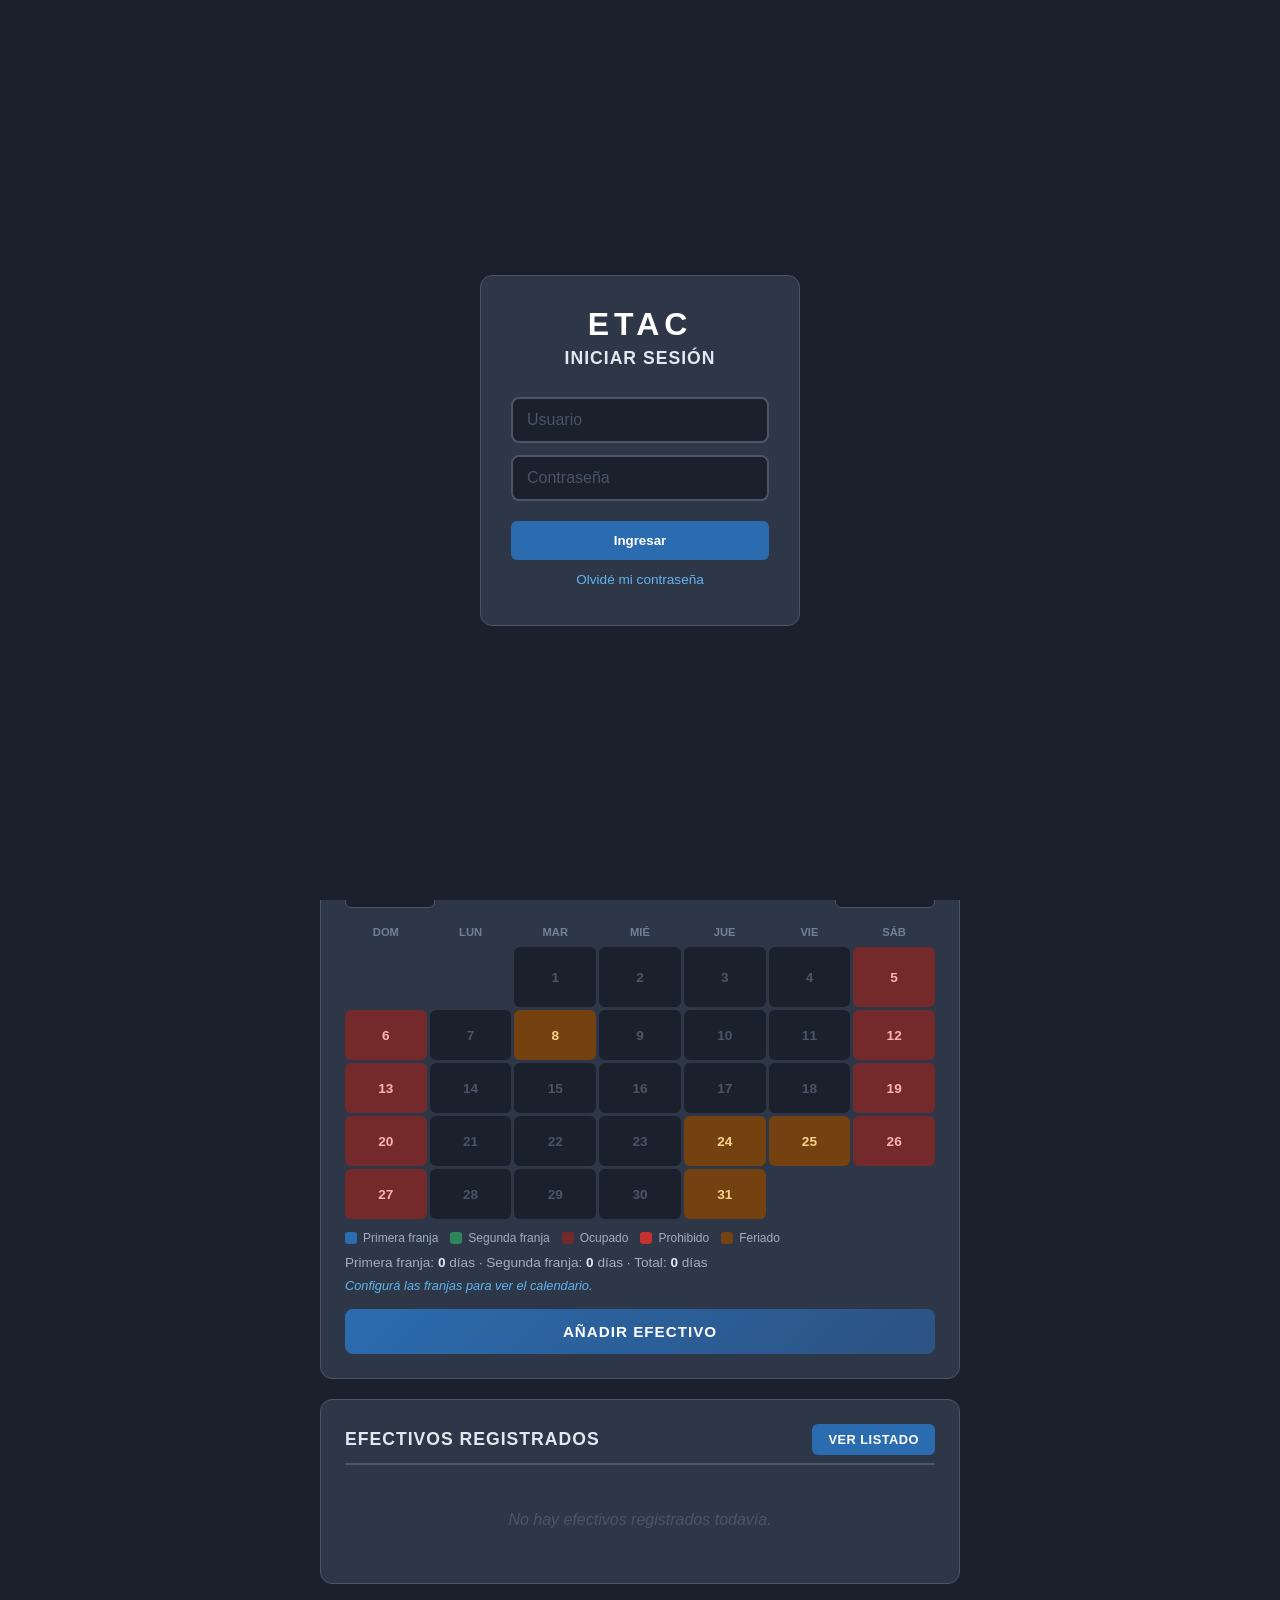
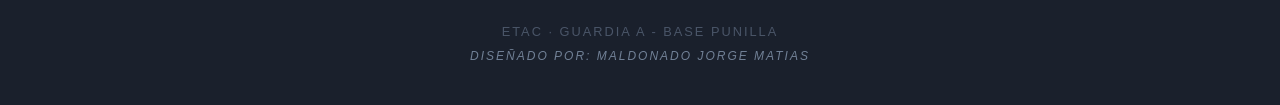
<file: index.html>
<!DOCTYPE html>
<html lang="es">
<head>
    <meta charset="UTF-8">
    <meta name="viewport" content="width=device-width, initial-scale=1.0">
    <title>ETAC - Cronograma de Licencia Anual</title>
    <style>
        * {
            margin: 0;
            padding: 0;
            box-sizing: border-box;
        }

        body {
            font-family: 'Segoe UI', 'Roboto', 'Helvetica Neue', Arial, sans-serif;
            background: #1a202c;
            min-height: 100vh;
            padding: 20px;
            color: #e2e8f0;
        }

        .container {
            max-width: 640px;
            margin: 0 auto;
            overflow-x: hidden;
        }

        header {
            text-align: center;
            margin-bottom: 30px;
            padding: 24px;
            background: linear-gradient(135deg, #2d3748 0%, #1a202c 100%);
            border-radius: 12px;
            border: 1px solid #4a5568;
        }

        .logo {
            font-size: 2.5rem;
            font-weight: 800;
            color: #ffffff;
            letter-spacing: 8px;
            margin-bottom: 8px;
            text-transform: uppercase;
        }

        header h1 {
            font-size: 1.25rem;
            color: #a0aec0;
            font-weight: 400;
            margin-bottom: 4px;
        }

        .subtitle {
            color: #718096;
            font-size: 0.85rem;
            text-transform: uppercase;
            letter-spacing: 2px;
        }

        .form-section, .list-section {
            background: #2d3748;
            border-radius: 12px;
            padding: 24px;
            margin-bottom: 20px;
            border: 1px solid #4a5568;
        }

        h2 {
            font-size: 1.1rem;
            margin-bottom: 16px;
            color: #e2e8f0;
            font-weight: 600;
            text-transform: uppercase;
            letter-spacing: 1px;
            border-bottom: 2px solid #4a5568;
            padding-bottom: 8px;
        }

        .form-group {
            margin-bottom: 16px;
        }

        .form-row {
            display: flex;
            gap: 12px;
        }

        .form-row .form-group {
            flex: 1;
        }

        label {
            display: block;
            margin-bottom: 6px;
            font-weight: 600;
            font-size: 0.85rem;
            color: #a0aec0;
            text-transform: uppercase;
            letter-spacing: 0.5px;
        }

        input {
            width: 100%;
            padding: 12px 14px;
            background: #1a202c;
            border: 2px solid #4a5568;
            border-radius: 8px;
            font-size: 1rem;
            color: #e2e8f0;
            transition: border-color 0.2s;
        }

        input:focus {
            outline: none;
            border-color: #63b3ed;
        }

        input::placeholder {
            color: #4a5568;
        }

        .help-text {
            font-size: 0.8rem;
            color: #718096;
            margin-bottom: 10px;
        }

        .calendar-nav {
            display: flex;
            align-items: center;
            justify-content: space-between;
            margin-bottom: 12px;
        }

        .btn-nav {
            padding: 8px 14px;
            background: #1a202c;
            border: 1px solid #4a5568;
            border-radius: 6px;
            cursor: pointer;
            font-size: 0.8rem;
            color: #a0aec0;
            transition: all 0.2s;
        }

        .btn-nav:hover {
            background: #2d3748;
            color: #e2e8f0;
        }

        .mes-label {
            font-weight: 600;
            color: #e2e8f0;
            font-size: 0.95rem;
        }

        .calendario {
            display: grid;
            grid-template-columns: repeat(7, minmax(0, 1fr));
            gap: 3px;
            margin-bottom: 12px;
            width: 100%;
        }

        .dia-header {
            text-align: center;
            font-size: 0.7rem;
            font-weight: 600;
            color: #718096;
            padding: 6px 0;
            text-transform: uppercase;
        }

        .dia {
            min-height: 50px;
            display: flex;
            flex-direction: column;
            align-items: center;
            justify-content: center;
            border-radius: 6px;
            font-size: 0.85rem;
            padding: 2px;
            position: relative;
            cursor: pointer;
        }

        .dia.vacio {
            background: transparent;
            min-height: 0;
            cursor: default;
        }

        .dia.libre {
            background: #1a202c;
            color: #4a5568;
        }

        .dia.franja1 {
            background: #2b6cb0;
            color: #ffffff;
            font-weight: 600;
        }

        .dia.franja2 {
            background: #2f855a;
            color: #ffffff;
            font-weight: 600;
        }

        .dia.ocupado-otro {
            background: #742a2a;
            color: #feb2b2;
        }

        .dia.prohibido {
            background: #c53030;
            color: #ffffff;
            font-weight: 700;
            border: 2px solid #fc8181;
        }

        .dia.feriado {
            background: #744210;
            color: #fbd38d;
        }

        .dia .numero {
            font-weight: 600;
            font-size: 0.85rem;
        }

        .dia .apellido {
            font-size: 0.6rem;
            margin-top: 1px;
            text-align: center;
            line-height: 1;
            max-width: 100%;
            overflow: hidden;
            text-overflow: ellipsis;
            white-space: nowrap;
        }

        .dia.franja1 .apellido,
        .dia.franja2 .apellido {
            color: rgba(255,255,255,0.85);
        }

        .dia.ocupado-otro .apellido {
            color: #feb2b2;
        }

        .dia.prohibido .apellido {
            color: #ffffff;
        }

        .tooltip {
            position: fixed;
            background: #1a202c;
            border: 1px solid #4a5568;
            border-radius: 8px;
            padding: 12px 16px;
            font-size: 0.85rem;
            color: #e2e8f0;
            pointer-events: none;
            z-index: 1000;
            max-width: 250px;
            box-shadow: 0 4px 20px rgba(0,0,0,0.5);
            display: none;
        }

        .tooltip.visible {
            display: block;
        }

        .tooltip .fecha {
            font-weight: 600;
            color: #63b3ed;
            margin-bottom: 6px;
            font-size: 0.9rem;
        }

        .tooltip .feriado {
            color: #fbd38d;
            font-weight: 600;
            margin-bottom: 6px;
            font-size: 0.85rem;
        }

        .tooltip .prohibido {
            color: #fc8181;
            font-weight: 600;
            margin-bottom: 6px;
            font-size: 0.85rem;
        }

        .tooltip .persona {
            padding: 4px 0;
            border-bottom: 1px solid #2d3748;
        }

        .tooltip .persona:last-child {
            border-bottom: none;
        }

        .tooltip .persona .nombre {
            font-weight: 600;
        }

        .tooltip .persona .franja {
            font-size: 0.75rem;
            color: #718096;
        }

        .tooltip .sin-vacaciones {
            color: #4a5568;
            font-style: italic;
        }

        .leyenda {
            display: flex;
            flex-wrap: wrap;
            gap: 12px;
            margin-bottom: 10px;
        }

        .item {
            display: flex;
            align-items: center;
            gap: 6px;
            font-size: 0.75rem;
            color: #a0aec0;
        }

        .cuadrado {
            width: 12px;
            height: 12px;
            border-radius: 3px;
            display: inline-block;
        }

        .cuadrado.franja1 { background: #2b6cb0; }
        .cuadrado.franja2 { background: #2f855a; }
        .cuadrado.ocupado { background: #742a2a; }
        .cuadrado.prohibido { background: #c53030; }
        .cuadrado.feriado { background: #744210; }

        .contador {
            font-size: 0.85rem;
            color: #a0aec0;
        }

        .contador strong {
            color: #e2e8f0;
        }

        .ayuda-calendario {
            font-size: 0.8rem;
            color: #63b3ed;
            margin-top: 8px;
            font-style: italic;
        }

        .btn-submit {
            width: 100%;
            padding: 14px;
            background: linear-gradient(135deg, #2b6cb0 0%, #2c5282 100%);
            color: white;
            border: none;
            border-radius: 8px;
            font-size: 0.95rem;
            font-weight: 600;
            cursor: pointer;
            transition: all 0.2s;
            text-transform: uppercase;
            letter-spacing: 1px;
        }

        .btn-submit:hover {
            background: linear-gradient(135deg, #3182ce 0%, #2b6cb0 100%);
            transform: translateY(-1px);
        }

        .btn-cancelar {
            width: 100%;
            padding: 12px;
            background: #1a202c;
            color: #a0aec0;
            border: 1px solid #4a5568;
            border-radius: 8px;
            font-size: 0.9rem;
            font-weight: 600;
            cursor: pointer;
            margin-top: 8px;
            transition: all 0.2s;
            text-transform: uppercase;
            letter-spacing: 1px;
        }

        .btn-cancelar:hover {
            background: #2d3748;
            color: #e2e8f0;
        }

        .mensaje {
            margin-top: 12px;
            padding: 12px;
            border-radius: 8px;
            font-size: 0.85rem;
            display: none;
        }

        .mensaje.error {
            display: block;
            background: #742a2a;
            color: #feb2b2;
            border: 1px solid #9b2c2c;
        }

        .mensaje.exito {
            display: block;
            background: #276749;
            color: #9ae6b4;
            border: 1px solid #2f855a;
        }

        .list-header {
            display: flex;
            align-items: center;
            justify-content: space-between;
            margin-bottom: 16px;
            border-bottom: 2px solid #4a5568;
            padding-bottom: 8px;
        }

        .list-header h2 {
            margin-bottom: 0;
            border-bottom: none;
            padding-bottom: 0;
        }

        .btn-listado {
            padding: 8px 16px;
            background: #2b6cb0;
            color: white;
            border: none;
            border-radius: 6px;
            cursor: pointer;
            font-size: 0.8rem;
            font-weight: 600;
            transition: background 0.2s;
            text-transform: uppercase;
            letter-spacing: 0.5px;
        }

        .btn-listado:hover {
            background: #3182ce;
        }

        .lista {
            display: flex;
            flex-direction: column;
            gap: 10px;
        }

        .efectivo {
            display: flex;
            align-items: center;
            gap: 12px;
            padding: 14px 16px;
            background: #1a202c;
            border-radius: 8px;
            border-left: 4px solid #2b6cb0;
        }

        .efectivo.prohibido {
            border-left-color: #c53030;
            background: #2d1b1b;
        }

        .circulo {
            width: 12px;
            height: 12px;
            border-radius: 50%;
            background: #c53030;
            flex-shrink: 0;
            display: none;
        }

        .efectivo.prohibido .circulo {
            display: block;
        }

        .info {
            flex: 1;
        }

        .info .nombre {
            font-weight: 600;
            color: #e2e8f0;
            font-size: 0.95rem;
        }

        .info .detalles {
            font-size: 0.8rem;
            color: #718096;
            margin-top: 2px;
        }

        .badge {
            font-size: 0.7rem;
            padding: 4px 10px;
            border-radius: 4px;
            font-weight: 600;
            background: #c53030;
            color: white;
            display: none;
            text-transform: uppercase;
        }

        .efectivo.prohibido .badge {
            display: inline-block;
        }

        .btn-eliminar {
            padding: 6px 12px;
            background: #742a2a;
            color: #feb2b2;
            border: none;
            border-radius: 6px;
            cursor: pointer;
            font-size: 0.75rem;
            font-weight: 600;
            transition: background 0.2s;
            text-transform: uppercase;
        }

        .btn-eliminar:hover {
            background: #9b2c2c;
        }

        .btn-editar {
            padding: 6px 12px;
            background: #2b6cb0;
            color: #bee3f8;
            border: none;
            border-radius: 6px;
            cursor: pointer;
            font-size: 0.75rem;
            font-weight: 600;
            transition: background 0.2s;
            text-transform: uppercase;
        }

        .btn-editar:hover {
            background: #3182ce;
        }

        .btn-detalles {
            padding: 6px 12px;
            background: #2d3748;
            color: #a0aec0;
            border: 1px solid #4a5568;
            border-radius: 6px;
            cursor: pointer;
            font-size: 0.75rem;
            font-weight: 600;
            transition: all 0.2s;
            text-transform: uppercase;
        }

        .btn-detalles:hover {
            background: #4a5568;
            color: #e2e8f0;
        }

        .detalles-expandidos {
            margin-top: 10px;
            padding: 14px;
            background: #1a202c;
            border-radius: 8px;
            border: 1px solid #4a5568;
            display: none;
        }

        .detalles-expandidos.visible {
            display: block;
        }

        .detalles-expandidos h3 {
            font-size: 0.85rem;
            color: #a0aec0;
            margin-bottom: 10px;
            text-transform: uppercase;
            letter-spacing: 1px;
        }

        .detalles-expandidos .franja-info {
            margin-bottom: 10px;
            padding: 10px;
            border-radius: 6px;
            font-size: 0.85rem;
        }

        .detalles-expandidos .franja-info.franja1 {
            background: rgba(43, 108, 176, 0.15);
            border-left: 3px solid #2b6cb0;
        }

        .detalles-expandidos .franja-info.franja2 {
            background: rgba(47, 133, 90, 0.15);
            border-left: 3px solid #2f855a;
        }

        .detalles-expandidos .franja-info .titulo {
            font-weight: 600;
            margin-bottom: 4px;
        }

        .detalles-expandidos .franja-info.franja1 .titulo {
            color: #63b3ed;
        }

        .detalles-expandidos .franja-info.franja2 .titulo {
            color: #68d391;
        }

        .detalles-expandidos .franja-info .fechas {
            color: #a0aec0;
            font-size: 0.8rem;
        }

        .vacio {
            text-align: center;
            color: #4a5568;
            padding: 30px;
            font-style: italic;
        }

        footer {
            text-align: center;
            padding: 20px;
            color: #4a5568;
            font-size: 0.8rem;
            text-transform: uppercase;
            letter-spacing: 2px;
        }

        .autor {
            font-size: 0.75rem;
            margin-top: 10px;
            color: #718096;
            font-style: italic;
        }

        .btn-cerrar-sesion {
            margin-top: 12px;
            padding: 8px 16px;
            background: #742a2a;
            color: #feb2b2;
            border: 1px solid #9b2c2c;
            border-radius: 6px;
            cursor: pointer;
            font-size: 0.8rem;
            font-weight: 600;
            transition: all 0.2s;
        }

        .btn-cerrar-sesion:hover {
            background: #9b2c2c;
            color: white;
        }

        .modal {
            position: fixed;
            top: 0;
            left: 0;
            width: 100%;
            height: 100%;
            background: rgba(0, 0, 0, 0.7);
            display: none;
            align-items: center;
            justify-content: center;
            z-index: 2000;
            padding: 20px;
        }

        .modal.visible {
            display: flex;
        }

        .modal-contenido {
            background: #2d3748;
            border-radius: 12px;
            border: 1px solid #4a5568;
            max-width: 900px;
            width: 100%;
            max-height: 90vh;
            overflow-y: auto;
            padding: 24px;
        }

        .modal-header {
            display: flex;
            align-items: center;
            justify-content: space-between;
            margin-bottom: 16px;
        }

        .modal-header h2 {
            margin-bottom: 0;
            border-bottom: none;
            padding-bottom: 0;
        }

        .btn-cerrar-modal {
            background: none;
            border: none;
            color: #a0aec0;
            font-size: 1.5rem;
            cursor: pointer;
            padding: 4px 8px;
            transition: color 0.2s;
        }

        .btn-cerrar-modal:hover {
            color: #e2e8f0;
        }

        .modal-acciones {
            display: flex;
            gap: 10px;
            margin-bottom: 16px;
        }

        .btn-exportar, .btn-imprimir, .btn-importar {
            padding: 10px 20px;
            border: none;
            border-radius: 6px;
            cursor: pointer;
            font-size: 0.85rem;
            font-weight: 600;
            transition: all 0.2s;
            text-transform: uppercase;
            letter-spacing: 0.5px;
        }

        .btn-exportar {
            background: #2f855a;
            color: white;
        }

        .btn-exportar:hover {
            background: #38a169;
        }

        .btn-importar {
            background: #2f855a;
            color: white;
        }

        .btn-importar:hover {
            background: #38a169;
        }

        .btn-imprimir {
            background: #2b6cb0;
            color: white;
        }

        .btn-imprimir:hover {
            background: #3182ce;
        }

        .modal-tabla {
            overflow-x: auto;
        }

        .modal-tabla table {
            width: 100%;
            border-collapse: collapse;
            font-size: 0.85rem;
        }

        .modal-tabla th,
        .modal-tabla td {
            padding: 10px 12px;
            text-align: left;
            border-bottom: 1px solid #4a5568;
        }

        .modal-tabla th {
            background: #1a202c;
            color: #a0aec0;
            font-weight: 600;
            text-transform: uppercase;
            font-size: 0.75rem;
            letter-spacing: 0.5px;
        }

        .modal-tabla td {
            color: #e2e8f0;
        }

        .modal-tabla tr:hover td {
            background: rgba(255, 255, 255, 0.03);
        }

        .modal-tabla .sin-franja {
            color: #4a5568;
            font-style: italic;
        }

        .modal-tabla .dias-restantes {
            color: #68d391;
            font-weight: 600;
        }

        .modal-tabla .dias-agotados {
            color: #fc8181;
            font-weight: 600;
        }

        @media print {
            body * {
                visibility: hidden;
            }

            .modal,
            .modal * {
                visibility: visible;
            }

            .modal {
                position: absolute;
                top: 0;
                left: 0;
                width: 100%;
                height: auto;
                background: white;
                padding: 0;
            }

            .modal-contenido {
                background: white;
                border: none;
                max-width: 100%;
                max-height: none;
                overflow: visible;
                color: black;
            }

            .modal-header h2 {
                color: black;
            }

            .modal-acciones {
                display: none;
            }

            .btn-cerrar-modal {
                display: none;
            }

            .modal-tabla th {
                background: #e2e8f0;
                color: black;
            }

            .modal-tabla td {
                color: black;
                border-bottom: 1px solid #ccc;
            }

            .modal-tabla .sin-franja {
                color: #666;
            }

            .modal-tabla .dias-restantes,
            .modal-tabla .dias-agotados {
                color: black;
            }
        }

        .login-overlay {
            position: fixed;
            top: 0;
            left: 0;
            width: 100%;
            height: 100%;
            background: #1a202c;
            display: flex;
            align-items: center;
            justify-content: center;
            z-index: 9999;
        }

        .login-box {
            background: #2d3748;
            border-radius: 12px;
            padding: 30px;
            width: 320px;
            border: 1px solid #4a5568;
            text-align: center;
        }

        .login-box h2 {
            color: #e2e8f0;
            margin-bottom: 20px;
            border-bottom: none;
        }

        .login-box input {
            margin-bottom: 12px;
        }

        .login-box button {
            width: 100%;
            padding: 12px;
            background: #2b6cb0;
            color: white;
            border: none;
            border-radius: 6px;
            cursor: pointer;
            font-weight: 600;
            margin-top: 8px;
        }

        .login-box button:hover {
            background: #3182ce;
        }

        .login-box .recuperar {
            color: #63b3ed;
            font-size: 0.85rem;
            cursor: pointer;
            margin-top: 12px;
            display: block;
        }

        .login-box .recuperar:hover {
            text-decoration: underline;
        }

        .login-box .error {
            color: #fc8181;
            font-size: 0.85rem;
            margin-top: 8px;
        }

        .login-box .logo {
            font-size: 2rem;
            font-weight: 800;
            color: #ffffff;
            letter-spacing: 5px;
            margin-bottom: 5px;
        }

        @media (max-width: 480px) {
            body {
                padding: 12px;
            }

            .logo {
                font-size: 2rem;
                letter-spacing: 6px;
            }

            header h1 {
                font-size: 1rem;
            }

            .form-section, .list-section {
                padding: 18px;
            }

            .form-row {
                flex-direction: column;
                gap: 0;
            }

            .dia {
                min-height: 40px;
            }

            .dia .apellido {
                font-size: 0.55rem;
            }

            .list-header {
                flex-direction: column;
                gap: 10px;
                align-items: flex-start;
            }

            .modal-acciones {
                flex-direction: column;
            }

            .btn-exportar, .btn-imprimir, .btn-importar {
                width: 100%;
            }
        }
    </style>
</head>
<body>
    <div id="loginOverlay" class="login-overlay">
        <div class="login-box">
            <div class="logo">ETAC</div>
            <h2 id="loginTitulo">Iniciar Sesión</h2>
            <input type="text" id="loginUsuario" placeholder="Usuario" autocomplete="off">
            <input type="password" id="loginClave" placeholder="Contraseña">
            <button type="button" id="btnLogin">Ingresar</button>
            <a class="recuperar" id="btnRecuperar">Olvidé mi contraseña</a>
            <p id="loginError" class="error"></p>
        </div>
    </div>

    <div class="container">
        <header>
            <div class="logo">ETAC</div>
            <h1>Cronograma de Licencia anual</h1>
            <p class="subtitle">Guardia A - BASE PUNILLA</p>
            <p class="autor">© 2026 Maldonado Jorge Matias - Todos los derechos reservados</p>
            <button type="button" class="btn-cerrar-sesion" id="btnCerrarSesion">Cerrar Sesión</button>
        </header>

        <section class="form-section">
            <h2 id="formTitulo">Registrar efectivo</h2>
            <form id="vacationForm">
                <input type="hidden" id="editandoId" value="">

                <div class="form-group">
                    <label for="nombre">Apellido y Nombre</label>
                    <input type="text" id="nombre" placeholder="Ej: García, Juan" required>
                </div>

                <div class="form-group">
                    <label for="dni">DNI</label>
                    <input type="text" id="dni" placeholder="Ej: 30123456" required>
                </div>

                <div class="form-group">
                    <label for="diasDisponibles">Días hábiles disponibles</label>
                    <input type="number" id="diasDisponibles" min="1" placeholder="Ej: 20" required>
                </div>

                <div class="form-group">
                    <label>Primera franja</label>
                    <div class="form-row">
                        <div class="form-group">
                            <label for="fechaInicio">Fecha de inicio</label>
                            <input type="date" id="fechaInicio" required>
                        </div>
                        <div class="form-group">
                            <label for="diasFranja1">Días hábiles</label>
                            <input type="number" id="diasFranja1" min="0" placeholder="Ej: 10">
                        </div>
                    </div>
                </div>

                <div class="form-group">
                    <label>Segunda franja</label>
                    <div class="form-row">
                        <div class="form-group">
                            <label for="fechaInicioFranja2">Fecha de inicio</label>
                            <input type="date" id="fechaInicioFranja2">
                        </div>
                        <div class="form-group">
                            <label for="diasFranja2">Días hábiles</label>
                            <input type="number" id="diasFranja2" min="0" placeholder="Ej: 5">
                        </div>
                    </div>
                </div>

                <div class="form-group">
                    <label>Calendario de franjas</label>
                    <p class="help-text">Los días se asignan automáticamente según la configuración de cada franja.</p>
                    <div class="calendar-nav">
                        <button type="button" id="mesAnterior" class="btn-nav">← Anterior</button>
                        <span id="mesActual" class="mes-label"></span>
                        <button type="button" id="mesSiguiente" class="btn-nav">Siguiente →</button>
                    </div>
                    <div id="calendario" class="calendario"></div>
                    <div class="leyenda">
                        <span class="item"><span class="cuadrado franja1"></span> Primera franja</span>
                        <span class="item"><span class="cuadrado franja2"></span> Segunda franja</span>
                        <span class="item"><span class="cuadrado ocupado"></span> Ocupado</span>
                        <span class="item"><span class="cuadrado prohibido"></span> Prohibido</span>
                        <span class="item"><span class="cuadrado feriado"></span> Feriado</span>
                    </div>
                    <p class="contador">
                        Primera franja: <strong id="contadorFranja1">0</strong> días ·
                        Segunda franja: <strong id="contadorFranja2">0</strong> días ·
                        Total: <strong id="contadorTotal">0</strong> días
                    </p>
                    <p id="ayudaCalendario" class="ayuda-calendario">Configurá las franjas para ver el calendario.</p>
                </div>

                <button type="submit" class="btn-submit" id="btnSubmit">Añadir efectivo</button>
                <button type="button" class="btn-cancelar" id="btnCancelar" style="display:none;">Cancelar edición</button>
            </form>
            <p id="mensaje" class="mensaje"></p>
        </section>

        <section class="list-section">
            <div class="list-header">
                <h2>Efectivos registrados</h2>
                <button type="button" class="btn-listado" id="btnListado">Ver listado</button>
            </div>
            <div id="lista" class="lista"></div>
        </section>

        <footer>
            <p>ETAC · Guardia A - BASE PUNILLA</p>
            <p class="autor">Diseñado por: Maldonado Jorge Matias</p>
        </footer>
    </div>

    <div id="modalListado" class="modal">
        <div class="modal-contenido">
            <div class="modal-header">
                <h2>Listado de efectivos</h2>
                <button type="button" class="btn-cerrar-modal" id="btnCerrarModal">✕</button>
            </div>
            <div class="modal-acciones">
                <button type="button" class="btn-exportar" id="btnExportar">Exportar CSV</button>
                <button type="button" class="btn-importar" id="btnImportar">Importar CSV</button>
                <button type="button" class="btn-imprimir" id="btnImprimir">Imprimir</button>
            </div>
            <input type="file" id="fileImport" accept=".csv" style="display:none;">
            <div class="modal-tabla">
                <table id="tablaListado">
                    <thead>
                        <tr>
                            <th>Apellido y Nombre</th>
                            <th>Días disponibles</th>
                            <th>Días usados</th>
                            <th>Días restantes</th>
                            <th>1ª Franja (Inicio - Fin)</th>
                            <th>2ª Franja (Inicio - Fin)</th>
                        </tr>
                    </thead>
                    <tbody id="cuerpoTabla"></tbody>
                </table>
            </div>
        </div>
    </div>

    <div id="tooltip" class="tooltip"></div>

    <script>
    // ============================================
    // ETAC - Cronograma de Licencia Anual
    // Guardia A - BASE PUNILLA
    // Diseñado por: Maldonado Jorge Matias
    // ============================================

    // ============================================
    // SISTEMA DE USUARIOS
    // Para agregar usuarios: copiá una línea y modificá usuario y clave
    // Para desactivar: cambiá activo: true por activo: false
    // Para cambiar contraseña: modificá el valor de clave
    // ============================================
    const USUARIOS = [
        { usuario: 'admin', clave: 'etac2026', activo: true, rol: 'admin' },
        { usuario: 'jorge', clave: 'licencias', activo: true, rol: 'usuario' }
    ];

    const CLAVE_RECUPERACION = 'ETAC-2026';
    let usuarioActual = null;

    function verificarLogin() {
        const usuario = document.getElementById('loginUsuario').value.trim();
        const clave = document.getElementById('loginClave').value;
        const errorMsg = document.getElementById('loginError');

        const user = USUARIOS.find(u => u.usuario === usuario && u.clave === clave);

        if (!user) {
            errorMsg.textContent = 'Usuario o contraseña incorrectos.';
            return;
        }

        if (!user.activo) {
            errorMsg.textContent = 'Este usuario está desactivado.';
            return;
        }

        usuarioActual = user;
        document.getElementById('loginOverlay').style.display = 'none';
        mostrarMensaje('Bienvenido, ' + user.usuario, 'exito');
    }

    function recuperarClave() {
        const codigo = prompt('Ingresá el código de recuperación:');
        if (codigo === CLAVE_RECUPERACION) {
            const usuario = prompt('Ingresá tu nombre de usuario:');
            const user = USUARIOS.find(u => u.usuario === usuario);
            if (user) {
                const nuevaClave = prompt('Ingresá la nueva contraseña:');
                if (nuevaClave && nuevaClave.trim() !== '') {
                    alert('Contraseña actualizada temporalmente a: ' + nuevaClave + '\n\nPara hacerla permanente, editá el array USUARIOS en el código.');
                }
            } else {
                alert('Usuario no encontrado.');
            }
        } else {
            alert('Código de recuperación incorrecto.');
        }
    }

    // ============================================
    // CERRAR SESIÓN Y AUTO-CIERRE POR INACTIVIDAD
    // ============================================

    let temporizadorInactividad = null;
    const TIEMPO_INACTIVIDAD = 20 * 60 * 1000; // 20 minutos en milisegundos

    function cerrarSesion() {
        usuarioActual = null;
        document.getElementById('loginOverlay').style.display = 'flex';
        document.getElementById('loginUsuario').value = '';
        document.getElementById('loginClave').value = '';
        document.getElementById('loginError').textContent = '';
        reiniciarTemporizador();
    }

    function reiniciarTemporizador() {
        if (temporizadorInactividad) {
            clearTimeout(temporizadorInactividad);
        }
        temporizadorInactividad = setTimeout(function() {
            if (usuarioActual) {
                cerrarSesion();
            }
        }, TIEMPO_INACTIVIDAD);
    }

    // ============================================
    // DATOS Y CONFIGURACIÓN
    // ============================================

    const FERIADOS = {
        '2026-12-08': 'Inmaculada Concepción',
        '2026-12-24': 'Noche Buena',
        '2026-12-25': 'Navidad',
        '2026-12-31': 'Año Viejo',
        '2027-01-01': 'Año Nuevo',
        '2027-02-08': 'Carnaval',
        '2027-02-09': 'Carnaval',
        '2027-03-24': 'Día Nacional de la Memoria por la Verdad y la Justicia',
        '2027-03-26': 'Viernes Santo',
        '2027-04-02': 'Día del Veterano y de los Caídos en la Guerra de Malvinas',
        '2027-05-01': 'Día del Trabajador',
        '2027-05-25': 'Día de la Revolución de Mayo',
        '2027-06-20': 'Paso a la Inmortalidad del General Manuel Belgrano',
    };

    const FECHA_MINIMA = '2026-12-01';
    const FECHA_MAXIMA = '2027-06-30';
    const MAX_SIMULTANEAS = 3;
    const STORAGE_KEY = 'vacaciones_efectivos';

    let mesMostrado = new Date();
    let editandoId = null;

    function formatearFechaLocal(fecha) {
        const año = fecha.getFullYear();
        const mes = String(fecha.getMonth() + 1).padStart(2, '0');
        const dia = String(fecha.getDate()).padStart(2, '0');
        return año + '-' + mes + '-' + dia;
    }

    function esDiaNoHabil(fechaStr) {
        const fecha = new Date(fechaStr + 'T00:00:00');
        const diaSemana = fecha.getDay();
        return diaSemana === 0 || diaSemana === 6 || FERIADOS.hasOwnProperty(fechaStr);
    }

    function obtenerDiasHabiles(fechaInicio, fechaFin) {
        const dias = [];
        let actual = new Date(fechaInicio + 'T00:00:00');
        const fin = new Date(fechaFin + 'T00:00:00');
        while (actual <= fin) {
            const fechaStr = formatearFechaLocal(actual);
            if (!esDiaNoHabil(fechaStr)) {
                dias.push(fechaStr);
            }
            actual.setDate(actual.getDate() + 1);
        }
        return dias;
    }

    function obtenerPrimerosDiasHabiles(fechaInicio, cantidad) {
        const dias = [];
        let actual = new Date(fechaInicio + 'T00:00:00');
        let contador = 0;
        while (contador < cantidad) {
            const fechaStr = formatearFechaLocal(actual);
            if (!esDiaNoHabil(fechaStr)) {
                dias.push(fechaStr);
                contador++;
            }
            actual.setDate(actual.getDate() + 1);
        }
        return dias;
    }

    function contarEnDia(fechaStr, efectivos) {
        let count = 0;
        for (let i = 0; i < efectivos.length; i++) {
            if (efectivos[i].dias.indexOf(fechaStr) !== -1) {
                count++;
            }
        }
        return count;
    }

    function obtenerApellidosEnDia(fechaStr, efectivos) {
        const apellidos = [];
        for (let i = 0; i < efectivos.length; i++) {
            if (efectivos[i].dias.indexOf(fechaStr) !== -1) {
                const nombre = efectivos[i].nombre;
                const partes = nombre.split(',');
                apellidos.push(partes[0].trim());
            }
        }
        return apellidos;
    }

    function obtenerEfectivosEnDia(fechaStr, efectivos) {
        const personas = [];
        for (let i = 0; i < efectivos.length; i++) {
            const ef = efectivos[i];
            if (ef.dias.indexOf(fechaStr) !== -1) {
                let franja = '';
                if (ef.franja1.indexOf(fechaStr) !== -1) {
                    franja = '1ª franja';
                } else if (ef.franja2.indexOf(fechaStr) !== -1) {
                    franja = '2ª franja';
                }
                personas.push({ nombre: ef.nombre, franja: franja });
            }
        }
        return personas;
    }

    function formatearFechaLegible(fechaStr) {
        if (!fechaStr) return '';
        const partes = fechaStr.split('-');
        return partes[2] + '/' + partes[1] + '/' + partes[0];
    }

    function cargarEfectivos() {
        try {
            const datos = localStorage.getItem(STORAGE_KEY);
            return datos ? JSON.parse(datos) : [];
        } catch (e) {
            return [];
        }
    }

    function guardarEfectivos(efectivos) {
        try {
            localStorage.setItem(STORAGE_KEY, JSON.stringify(efectivos));
        } catch (e) {
            // Si no se puede guardar, continuar sin error
        }
    }

    function obtenerDiasDelMes(año, mes) {
        const primerDia = new Date(año, mes, 1);
        const ultimoDia = new Date(año, mes + 1, 0);
        const diasEnMes = ultimoDia.getDate();
        const diaSemanaInicio = primerDia.getDay();
        const dias = [];
        for (let i = 0; i < diaSemanaInicio; i++) {
            dias.push(null);
        }
        for (let d = 1; d <= diasEnMes; d++) {
            const fecha = new Date(año, mes, d);
            dias.push(formatearFechaLocal(fecha));
        }
        return dias;
    }

    function obtenerNombreMes(año, mes) {
        const meses = [
            'Enero', 'Febrero', 'Marzo', 'Abril', 'Mayo', 'Junio',
            'Julio', 'Agosto', 'Septiembre', 'Octubre', 'Noviembre', 'Diciembre'
        ];
        return meses[mes] + ' ' + año;
    }

    function calcularFranjas(fechaInicio, diasFranja1, fechaInicioFranja2, diasFranja2) {
        const franja1 = [];
        if (fechaInicio && diasFranja1 > 0) {
            const dias = obtenerPrimerosDiasHabiles(fechaInicio, diasFranja1);
            for (let i = 0; i < dias.length; i++) {
                franja1.push(dias[i]);
            }
        }
        const franja2 = [];
        if (fechaInicioFranja2 && diasFranja2 > 0) {
            const dias = obtenerPrimerosDiasHabiles(fechaInicioFranja2, diasFranja2);
            for (let i = 0; i < dias.length; i++) {
                franja2.push(dias[i]);
            }
        }
        return { franja1: franja1, franja2: franja2 };
    }

    function renderizarCalendario() {
        const calendario = document.getElementById('calendario');
        const mesLabel = document.getElementById('mesActual');
        const ayuda = document.getElementById('ayudaCalendario');
        const efectivos = cargarEfectivos();

        const fechaInicio = document.getElementById('fechaInicio').value;
        const diasF1 = parseInt(document.getElementById('diasFranja1').value, 10) || 0;
        const fechaInicioF2 = document.getElementById('fechaInicioFranja2').value;
        const diasF2 = parseInt(document.getElementById('diasFranja2').value, 10) || 0;

        let franja1 = [];
        let franja2 = [];
        let hayFranjas = false;

        if (fechaInicio && diasF1 > 0) {
            const calculado = calcularFranjas(fechaInicio, diasF1, fechaInicioF2, diasF2);
            franja1 = calculado.franja1;
            franja2 = calculado.franja2;
            hayFranjas = true;
        } else if (fechaInicioF2 && diasF2 > 0) {
            const calculado = calcularFranjas(fechaInicio, diasF1, fechaInicioF2, diasF2);
            franja2 = calculado.franja2;
            hayFranjas = true;
        }

        if (ayuda) {
            if (hayFranjas) {
                ayuda.style.display = 'none';
            } else {
                ayuda.style.display = 'block';
            }
        }

        const año = mesMostrado.getFullYear();
        const mes = mesMostrado.getMonth();

        mesLabel.textContent = obtenerNombreMes(año, mes);

        const dias = obtenerDiasDelMes(año, mes);
        const diasSemana = ['Dom', 'Lun', 'Mar', 'Mié', 'Jue', 'Vie', 'Sáb'];

        let html = '';
        for (let i = 0; i < diasSemana.length; i++) {
            html += '<div class="dia-header">' + diasSemana[i] + '</div>';
        }

        for (let i = 0; i < dias.length; i++) {
            const fechaStr = dias[i];

            if (!fechaStr) {
                html += '<div class="dia vacio"></div>';
                continue;
            }

            const fecha = new Date(fechaStr + 'T00:00:00');
            const diaSemana = fecha.getDay();
            const esFeriado = FERIADOS.hasOwnProperty(fechaStr);
            const esFinde = diaSemana === 0 || diaSemana === 6;

            const apellidos = obtenerApellidosEnDia(fechaStr, efectivos);
            const enFranja1 = franja1.indexOf(fechaStr) !== -1;
            const enFranja2 = franja2.indexOf(fechaStr) !== -1;

            const cantidadEnDia = contarEnDia(fechaStr, efectivos);
            const esProhibido = cantidadEnDia > MAX_SIMULTANEAS;

            let clase = 'dia ';

            if (esFeriado) {
                clase += 'feriado';
            } else if (esFinde) {
                clase += 'ocupado-otro';
            } else if (esProhibido) {
                clase += 'prohibido';
            } else if (enFranja1) {
                clase += 'franja1';
            } else if (enFranja2) {
                clase += 'franja2';
            } else if (apellidos.length > 0) {
                clase += 'ocupado-otro';
            } else {
                clase += 'libre';
            }

            let apellidoHtml = '';
            if (apellidos.length > 0) {
                apellidoHtml = '<span class="apellido">' + apellidos.join(', ') + '</span>';
            }

            html += '<div class="' + clase + '" data-fecha="' + fechaStr + '"><span class="numero">' + fecha.getDate() + '</span>' + apellidoHtml + '</div>';
        }

        calendario.innerHTML = html;

        const diasConFecha = calendario.querySelectorAll('.dia[data-fecha]');
        for (let i = 0; i < diasConFecha.length; i++) {
            diasConFecha[i].addEventListener('mouseenter', mostrarTooltip);
            diasConFecha[i].addEventListener('mouseleave', ocultarTooltip);
            diasConFecha[i].addEventListener('click', mostrarTooltip);
        }

        document.getElementById('contadorFranja1').textContent = franja1.length;
        document.getElementById('contadorFranja2').textContent = franja2.length;
        document.getElementById('contadorTotal').textContent = franja1.length + franja2.length;
    }

    function mostrarTooltip(event) {
        const fechaStr = event.currentTarget.dataset.fecha;
        const efectivos = cargarEfectivos();
        const tooltip = document.getElementById('tooltip');

        const personas = obtenerEfectivosEnDia(fechaStr, efectivos);
        const esFeriado = FERIADOS.hasOwnProperty(fechaStr);
        const cantidadEnDia = contarEnDia(fechaStr, efectivos);
        const esProhibido = cantidadEnDia > MAX_SIMULTANEAS;

        let html = '<div class="fecha">' + formatearFechaLegible(fechaStr) + '</div>';

        if (esFeriado) {
            html += '<div class="feriado">' + FERIADOS[fechaStr] + '</div>';
        }

        if (esProhibido) {
            html += '<div class="prohibido">Supera el cupo (' + cantidadEnDia + ' personas)</div>';
        }

        if (personas.length === 0) {
            html += '<div class="sin-vacaciones">Sin licencia</div>';
        } else {
            for (let i = 0; i < personas.length; i++) {
                html += '<div class="persona"><div class="nombre">' + personas[i].nombre + '</div><div class="franja">' + personas[i].franja + '</div></div>';
            }
        }

        tooltip.innerHTML = html;
        tooltip.classList.add('visible');

        const rect = event.currentTarget.getBoundingClientRect();
        const tooltipRect = tooltip.getBoundingClientRect();

        let left = rect.left + rect.width / 2 - tooltipRect.width / 2;
        let top = rect.top - tooltipRect.height - 8;

        if (left < 8) left = 8;
        if (left + tooltipRect.width > window.innerWidth - 8) {
            left = window.innerWidth - tooltipRect.width - 8;
        }
        if (top < 8) top = rect.bottom + 8;

        tooltip.style.left = left + 'px';
        tooltip.style.top = top + 'px';
    }

    function ocultarTooltip() {
        const tooltip = document.getElementById('tooltip');
        tooltip.classList.remove('visible');
    }

    function validarFormulario(nombre, dni, diasDisponibles, fechaInicio, diasF1, fechaInicioF2, diasF2) {
        if (!nombre.trim()) {
            return 'El apellido y nombre son obligatorios.';
        }

        if (!dni.trim()) {
            return 'El DNI es obligatorio.';
        }

        if (!diasDisponibles || diasDisponibles < 1) {
            return 'Los días hábiles disponibles son obligatorios y deben ser al menos 1.';
        }

        if (!fechaInicio) {
            return 'La fecha de inicio de la primera franja es obligatoria.';
        }

        if (fechaInicio < FECHA_MINIMA || fechaInicio > FECHA_MAXIMA) {
            return 'Las fechas deben estar entre el 01/12/2026 y el 30/06/2027.';
        }

        if (diasF1 < 0) {
            return 'Los días de la primera franja no pueden ser negativos.';
        }

        if (fechaInicioF2 || diasF2 > 0) {
            if (!fechaInicioF2) {
                return 'Si completás días de la segunda franja, también necesitás la fecha de inicio.';
            }
            if (diasF2 <= 0) {
                return 'Si completás la fecha de la segunda franja, también necesitás los días hábiles.';
            }
            if (fechaInicioF2 < FECHA_MINIMA || fechaInicioF2 > FECHA_MAXIMA) {
                return 'Las fechas deben estar entre el 01/12/2026 y el 30/06/2027.';
            }
        }

        const calculado = calcularFranjas(fechaInicio, diasF1, fechaInicioF2, diasF2);
        const totalDias = calculado.franja1.length + calculado.franja2.length;

        if (totalDias > diasDisponibles) {
            return 'No podés tomar más días de los que tenés disponibles. Tenés ' + diasDisponibles + ' días y querés tomar ' + totalDias + '.';
        }

        return null;
    }

    function agregarEfectivo(nombre, dni, diasDisponibles, fechaInicio, diasF1, fechaInicioF2, diasF2) {
        const efectivos = cargarEfectivos();
        const calculado = calcularFranjas(fechaInicio, diasF1, fechaInicioF2, diasF2);

        const todosDias = calculado.franja1.concat(calculado.franja2);
        todosDias.sort();

        const nuevo = {
            id: Date.now(),
            nombre: nombre.trim(),
            dni: dni.trim(),
            diasDisponibles: diasDisponibles,
            fechaInicio: fechaInicio,
            dias: todosDias,
            franja1: calculado.franja1,
            franja2: calculado.franja2,
        };

        efectivos.push(nuevo);
        guardarEfectivos(efectivos);
    }

    function actualizarEfectivo(id, nombre, dni, diasDisponibles, fechaInicio, diasF1, fechaInicioF2, diasF2) {
        const efectivos = cargarEfectivos();
        let index = -1;

        for (let i = 0; i < efectivos.length; i++) {
            if (efectivos[i].id === id) {
                index = i;
                break;
            }
        }

        if (index === -1) return;

        const calculado = calcularFranjas(fechaInicio, diasF1, fechaInicioF2, diasF2);

        const todosDias = calculado.franja1.concat(calculado.franja2);
        todosDias.sort();

        efectivos[index].nombre = nombre.trim();
        efectivos[index].dni = dni.trim();
        efectivos[index].diasDisponibles = diasDisponibles;
        efectivos[index].fechaInicio = fechaInicio;
        efectivos[index].dias = todosDias;
        efectivos[index].franja1 = calculado.franja1;
        efectivos[index].franja2 = calculado.franja2;

        guardarEfectivos(efectivos);
    }

    function eliminarEfectivo(id) {
        const efectivos = cargarEfectivos();
        const nuevos = [];

        for (let i = 0; i < efectivos.length; i++) {
            if (efectivos[i].id !== id) {
                nuevos.push(efectivos[i]);
            }
        }

        guardarEfectivos(nuevos);
    }

    function renderizarLista() {
        const lista = document.getElementById('lista');
        const efectivos = cargarEfectivos();

        if (efectivos.length === 0) {
            lista.innerHTML = '<p class="vacio">No hay efectivos registrados todavía.</p>';
            return;
        }

        efectivos.sort(function(a, b) {
            return a.nombre.localeCompare(b.nombre, 'es');
        });

        let html = '';

        for (let i = 0; i < efectivos.length; i++) {
            const ef = efectivos[i];

            let diasSobrecargados = 0;
            for (let j = 0; j < ef.dias.length; j++) {
                if (contarEnDia(ef.dias[j], efectivos) > MAX_SIMULTANEAS) {
                    diasSobrecargados++;
                }
            }
            const prohibido = diasSobrecargados > 0;

            const clase = prohibido ? 'prohibido' : '';
            const circulo = prohibido ? '<span class="circulo"></span>' : '';
            const badge = prohibido ? '<span class="badge">Prohibido</span>' : '';

            const finFranja1 = ef.franja1.length > 0 ? ef.franja1[ef.franja1.length - 1] : null;
            const finFranja2 = ef.franja2.length > 0 ? ef.franja2[ef.franja2.length - 1] : null;

            const diasUsados = ef.dias.length;
            const diasRestantes = ef.diasDisponibles - diasUsados;

            html += '<div class="efectivo ' + clase + '">';
            html += circulo;
            html += '<div class="info">';
            html += '<div class="nombre">' + ef.nombre + '</div>';
            html += '<div class="detalles">DNI: ' + ef.dni + ' · Disponibles: ' + ef.diasDisponibles + ' · Usados: ' + diasUsados + ' · Restantes: ' + diasRestantes + '</div>';
            html += '</div>';
            html += badge;
            html += '<button class="btn-detalles" data-id="' + ef.id + '">Detalles</button>';
            html += '<button class="btn-editar" data-id="' + ef.id + '">Editar</button>';
            html += '<button class="btn-eliminar" data-id="' + ef.id + '">Eliminar</button>';
            html += '</div>';

            html += '<div class="detalles-expandidos" id="detalles-' + ef.id + '">';
            html += '<h3>Detalle de licencia</h3>';
            html += '<div class="franja-info franja1">';
            html += '<div class="titulo">Primera franja</div>';
            html += '<div class="fechas">Inicio: ' + formatearFechaLegible(ef.fechaInicio) + ' · Fin: ' + formatearFechaLegible(finFranja1) + ' · ' + ef.franja1.length + ' días hábiles</div>';
            html += '</div>';

            if (ef.franja2.length > 0) {
                html += '<div class="franja-info franja2">';
                html += '<div class="titulo">Segunda franja</div>';
                html += '<div class="fechas">Inicio: ' + formatearFechaLegible(ef.franja2[0]) + ' · Fin: ' + formatearFechaLegible(finFranja2) + ' · ' + ef.franja2.length + ' días hábiles</div>';
                html += '</div>';
            }

            html += '<div class="franja-info" style="background: rgba(99, 179, 237, 0.1); border-left: 3px solid #63b3ed;">';
            html += '<div class="titulo" style="color: #63b3ed;">Resumen de días</div>';
            html += '<div class="fechas">Disponibles: ' + ef.diasDisponibles + ' · Usados: ' + diasUsados + ' · Restantes: ' + diasRestantes + '</div>';
            html += '</div>';

            html += '</div>';
        }

        lista.innerHTML = html;

        const botonesEliminar = lista.querySelectorAll('.btn-eliminar');
        for (let i = 0; i < botonesEliminar.length; i++) {
            botonesEliminar[i].addEventListener('click', function() {
                const id = parseInt(this.dataset.id, 10);
                const efectivos = cargarEfectivos();
                let ef = null;
                for (let j = 0; j < efectivos.length; j++) {
                    if (efectivos[j].id === id) {
                        ef = efectivos[j];
                        break;
                    }
                }
                const nombre = ef ? ef.nombre : '';
                const confirmacion = confirm('¿Estás seguro de que querés eliminar a ' + nombre + '?\n\nEsta acción no se puede deshacer.');
                if (confirmacion) {
                    eliminarEfectivo(id);
                    renderizarLista();
                    renderizarCalendario();
                }
            });
        }

        const botonesEditar = lista.querySelectorAll('.btn-editar');
        for (let i = 0; i < botonesEditar.length; i++) {
            botonesEditar[i].addEventListener('click', function() {
                const id = parseInt(this.dataset.id, 10);
                cargarEfectivoEnFormulario(id);
            });
        }

        const botonesDetalles = lista.querySelectorAll('.btn-detalles');
        for (let i = 0; i < botonesDetalles.length; i++) {
            botonesDetalles[i].addEventListener('click', function() {
                const id = this.dataset.id;
                const detalles = document.getElementById('detalles-' + id);
                if (detalles) {
                    detalles.classList.toggle('visible');
                }
            });
        }
    }

    function abrirListado() {
        const modal = document.getElementById('modalListado');
        const cuerpoTabla = document.getElementById('cuerpoTabla');
        const efectivos = cargarEfectivos();

        efectivos.sort(function(a, b) {
            return a.nombre.localeCompare(b.nombre, 'es');
        });

        let html = '';

        for (let i = 0; i < efectivos.length; i++) {
            const ef = efectivos[i];

            const totalDias = ef.dias.length;
            const diasRestantes = ef.diasDisponibles - totalDias;

            let franja1Texto = '<span class="sin-franja">—</span>';
            if (ef.franja1.length > 0) {
                const inicio = formatearFechaLegible(ef.franja1[0]);
                const fin = formatearFechaLegible(ef.franja1[ef.franja1.length - 1]);
                franja1Texto = inicio + ' - ' + fin;
            }

            let franja2Texto = '<span class="sin-franja">—</span>';
            if (ef.franja2.length > 0) {
                const inicio = formatearFechaLegible(ef.franja2[0]);
                const fin = formatearFechaLegible(ef.franja2[ef.franja2.length - 1]);
                franja2Texto = inicio + ' - ' + fin;
            }

            let restantesClass = 'dias-restantes';
            if (diasRestantes === 0) {
                restantesClass = 'dias-agotados';
            }

            html += '<tr>';
            html += '<td>' + ef.nombre + '</td>';
            html += '<td>' + ef.diasDisponibles + '</td>';
            html += '<td>' + totalDias + '</td>';
            html += '<td class="' + restantesClass + '">' + diasRestantes + '</td>';
            html += '<td>' + franja1Texto + '</td>';
            html += '<td>' + franja2Texto + '</td>';
            html += '</tr>';
        }

        cuerpoTabla.innerHTML = html;
        modal.classList.add('visible');
    }

    function cerrarListado() {
        const modal = document.getElementById('modalListado');
        modal.classList.remove('visible');
    }

    function exportarCSV() {
        const efectivos = cargarEfectivos();

        efectivos.sort(function(a, b) {
            return a.nombre.localeCompare(b.nombre, 'es');
        });

        let csv = 'Apellido y Nombre,Días disponibles,Días usados,Días restantes,1ª Franja (Inicio - Fin),2ª Franja (Inicio - Fin)\n';

        for (let i = 0; i < efectivos.length; i++) {
            const ef = efectivos[i];

            const totalDias = ef.dias.length;
            const diasRestantes = ef.diasDisponibles - totalDias;

            let franja1Texto = '—';
            if (ef.franja1.length > 0) {
                const inicio = formatearFechaLegible(ef.franja1[0]);
                const fin = formatearFechaLegible(ef.franja1[ef.franja1.length - 1]);
                franja1Texto = inicio + ' - ' + fin;
            }

            let franja2Texto = '—';
            if (ef.franja2.length > 0) {
                const inicio = formatearFechaLegible(ef.franja2[0]);
                const fin = formatearFechaLegible(ef.franja2[ef.franja2.length - 1]);
                franja2Texto = inicio + ' - ' + fin;
            }

            csv += '"' + ef.nombre + '",' + ef.diasDisponibles + ',' + totalDias + ',' + diasRestantes + ',"' + franja1Texto + '","' + franja2Texto + '"\n';
        }

        const blob = new Blob([csv], { type: 'text/csv;charset=utf-8;' });
        const url = URL.createObjectURL(blob);
        const a = document.createElement('a');
        a.href = url;
        a.download = 'listado_efectivos_etac.csv';
        document.body.appendChild(a);
        a.click();
        document.body.removeChild(a);
        URL.revokeObjectURL(url);
    }

    function imprimirListado() {
        window.print();
    }

    function importarCSV() {
        const fileInput = document.getElementById('fileImport');
        fileInput.click();
    }

    function procesarCSV(file) {
        const reader = new FileReader();
        reader.onload = function(e) {
            let text = e.target.result;

            // Eliminar BOM si existe
            if (text.charCodeAt(0) === 0xFEFF) {
                text = text.slice(1);
            }

            const lines = text.split('\n');
            const efectivos = [];

            for (let i = 1; i < lines.length; i++) {
                const line = lines[i].trim();
                if (line === '') continue;

                // Parsear CSV correctamente (maneja comillas)
                const parts = [];
                let current = '';
                let inQuotes = false;

                for (let j = 0; j < line.length; j++) {
                    const char = line[j];
                    if (char === '"') {
                        inQuotes = !inQuotes;
                    } else if (char === ',' && !inQuotes) {
                        parts.push(current.trim());
                        current = '';
                    } else {
                        current += char;
                    }
                }
                parts.push(current.trim());

                if (parts.length < 6) continue;

                // Limpiar comillas de los valores
                const clean = function(s) { return s.replace(/^"|"$/g, ''); };

                const nombre = clean(parts[0]);
                const diasDisponibles = parseInt(clean(parts[1])) || 0;
                const diasUsados = parseInt(clean(parts[2])) || 0;
                const diasRestantes = parseInt(clean(parts[3])) || 0;
                const franja1Str = clean(parts[4]);
                const franja2Str = clean(parts[5]);

                // Parsear rangos de fechas (DD/MM/YYYY - DD/MM/YYYY)
                function parseDateRange(rangeStr) {
                    if (!rangeStr || rangeStr.trim() === '') return [];
                    const match = rangeStr.match(/(\d{2}\/\d{2}\/\d{4})\s*-\s*(\d{2}\/\d{2}\/\d{4})/);
                    if (!match) return [];

                    const [_, startStr, endStr] = match;
                    const [startDay, startMonth, startYear] = startStr.split('/').map(Number);
                    const [endDay, endMonth, endYear] = endStr.split('/').map(Number);

                    const startDate = new Date(startYear, startMonth - 1, startDay);
                    const endDate = new Date(endYear, endMonth - 1, endDay);

                    const dias = [];
                    let current = new Date(startDate);
                    while (current <= endDate) {
                        const diaStr = formatearFechaLocal(current);
                        if (!esDiaNoHabil(diaStr)) {
                            dias.push(diaStr);
                        }
                        current.setDate(current.getDate() + 1);
                    }
                    return dias;
                }

                const franja1 = parseDateRange(franja1Str);
                const franja2 = parseDateRange(franja2Str);
                const todosDias = franja1.concat(franja2).sort();

                const id = Date.now() + i;

                efectivos.push({
                    id: id,
                    nombre: nombre,
                    dni: '',
                    diasDisponibles: diasDisponibles,
                    fechaInicio: franja1.length > 0 ? franja1[0] : '',
                    dias: todosDias,
                    franja1: franja1,
                    franja2: franja2
                });
            }

            console.log('Total líneas:', lines.length);
            console.log('Efectivos procesados:', efectivos.length);
            console.log('Primer efectivo:', efectivos[0]);

            if (efectivos.length > 0) {
                const todos = cargarEfectivos();
                todos.push(...efectivos);
                guardarEfectivos(todos);
                renderizarLista();
                renderizarCalendario();
                mostrarMensaje('Se importaron ' + efectivos.length + ' efectivos correctamente.', 'exito');
            } else {
                mostrarMensaje('No se encontraron datos válidos. Total líneas: ' + lines.length + '. Verificá el formato del CSV.', 'error');
            }
        };
        reader.readAsText(file);
    }

    function cargarEfectivoEnFormulario(id) {
        const efectivos = cargarEfectivos();
        let ef = null;

        for (let i = 0; i < efectivos.length; i++) {
            if (efectivos[i].id === id) {
                ef = efectivos[i];
                break;
            }
        }

        if (!ef) return;

        editandoId = id;

        document.getElementById('nombre').value = ef.nombre;
        document.getElementById('dni').value = ef.dni;
        document.getElementById('diasDisponibles').value = ef.diasDisponibles;
        document.getElementById('fechaInicio').value = ef.fechaInicio;
        document.getElementById('diasFranja1').value = ef.franja1.length;

        if (ef.franja2.length > 0) {
            document.getElementById('fechaInicioFranja2').value = ef.franja2[0];
            document.getElementById('diasFranja2').value = ef.franja2.length;
        } else {
            document.getElementById('fechaInicioFranja2').value = '';
            document.getElementById('diasFranja2').value = '';
        }

        document.getElementById('formTitulo').textContent = 'Editar efectivo';
        document.getElementById('btnSubmit').textContent = 'Guardar cambios';
        document.getElementById('btnCancelar').style.display = 'block';

        renderizarCalendario();

        document.querySelector('.form-section').scrollIntoView({ behavior: 'smooth' });
    }

    function cancelarEdicion() {
        editandoId = null;

        document.getElementById('nombre').value = '';
        document.getElementById('dni').value = '';
        document.getElementById('diasDisponibles').value = '';
        document.getElementById('fechaInicio').value = '2026-12-01';
        document.getElementById('diasFranja1').value = '';
        document.getElementById('fechaInicioFranja2').value = '2027-02-01';
        document.getElementById('diasFranja2').value = '';

        document.getElementById('formTitulo').textContent = 'Registrar efectivo';
        document.getElementById('btnSubmit').textContent = 'Añadir efectivo';
        document.getElementById('btnCancelar').style.display = 'none';

        renderizarCalendario();
    }

    function mostrarMensaje(texto, tipo) {
        const msg = document.getElementById('mensaje');
        msg.textContent = texto;
        msg.className = 'mensaje ' + tipo;

        setTimeout(function() {
            msg.className = 'mensaje';
        }, 5000);
    }

    function init() {
        // Mostrar pantalla de login primero
        document.getElementById('btnLogin').addEventListener('click', verificarLogin);
        document.getElementById('btnRecuperar').addEventListener('click', recuperarClave);

        // Botón de cerrar sesión
        document.getElementById('btnCerrarSesion').addEventListener('click', cerrarSesion);

        // Permitir login con Enter
        document.getElementById('loginClave').addEventListener('keypress', function(e) {
            if (e.key === 'Enter') verificarLogin();
        });
        document.getElementById('loginUsuario').addEventListener('keypress', function(e) {
            if (e.key === 'Enter') verificarLogin();
        });

        // Reiniciar temporizador de inactividad con cualquier actividad del usuario
        ['mousemove', 'keydown', 'click', 'scroll', 'touchstart'].forEach(function(evento) {
            document.addEventListener(evento, reiniciarTemporizador);
        });

        document.getElementById('fechaInicio').value = '2026-12-01';
        document.getElementById('fechaInicioFranja2').value = '2027-02-01';

        mesMostrado = new Date(2026, 11, 1);

        document.getElementById('mesAnterior').addEventListener('click', function() {
            mesMostrado.setMonth(mesMostrado.getMonth() - 1);
            renderizarCalendario();
        });

        document.getElementById('mesSiguiente').addEventListener('click', function() {
            mesMostrado.setMonth(mesMostrado.getMonth() + 1);
            renderizarCalendario();
        });

        const campos = ['fechaInicio', 'diasFranja1', 'fechaInicioFranja2', 'diasFranja2'];
        for (let i = 0; i < campos.length; i++) {
            document.getElementById(campos[i]).addEventListener('input', renderizarCalendario);
        }

        document.getElementById('btnCancelar').addEventListener('click', cancelarEdicion);

        document.getElementById('btnListado').addEventListener('click', abrirListado);
        document.getElementById('btnCerrarModal').addEventListener('click', cerrarListado);
        document.getElementById('btnExportar').addEventListener('click', exportarCSV);
        document.getElementById('btnImportar').addEventListener('click', importarCSV);
        document.getElementById('btnImprimir').addEventListener('click', imprimirListado);

        document.getElementById('fileImport').addEventListener('change', function(e) {
            const file = e.target.files[0];
            if (file) {
                procesarCSV(file);
            }
        });

        document.addEventListener('keydown', function(e) {
            if (e.key === 'Escape') {
                cerrarListado();
            }
        });

        document.getElementById('vacationForm').addEventListener('submit', function(e) {
            e.preventDefault();

            const nombre = document.getElementById('nombre').value;
            const dni = document.getElementById('dni').value;
            const diasDisponibles = parseInt(document.getElementById('diasDisponibles').value, 10) || 0;
            const fechaInicio = document.getElementById('fechaInicio').value;
            const diasF1 = parseInt(document.getElementById('diasFranja1').value, 10) || 0;
            const fechaInicioF2 = document.getElementById('fechaInicioFranja2').value;
            const diasF2 = parseInt(document.getElementById('diasFranja2').value, 10) || 0;

            const error = validarFormulario(nombre, dni, diasDisponibles, fechaInicio, diasF1, fechaInicioF2, diasF2);

            if (error) {
                mostrarMensaje(error, 'error');
                return;
            }

            if (editandoId !== null) {
                actualizarEfectivo(editandoId, nombre, dni, diasDisponibles, fechaInicio, diasF1, fechaInicioF2, diasF2);
                mostrarMensaje('Efectivo actualizado correctamente.', 'exito');
                cancelarEdicion();
            } else {
                agregarEfectivo(nombre, dni, diasDisponibles, fechaInicio, diasF1, fechaInicioF2, diasF2);
                mostrarMensaje('Efectivo registrado correctamente.', 'exito');

                document.getElementById('nombre').value = '';
                document.getElementById('dni').value = '';
                document.getElementById('diasDisponibles').value = '';
                document.getElementById('fechaInicio').value = '2026-12-01';
                document.getElementById('diasFranja1').value = '';
                document.getElementById('fechaInicioFranja2').value = '2027-02-01';
                document.getElementById('diasFranja2').value = '';
            }

            renderizarLista();
            renderizarCalendario();
        });

        renderizarCalendario();
        renderizarLista();
    }

    document.addEventListener('DOMContentLoaded', init);
    </script>
</body>
</html>
</file>
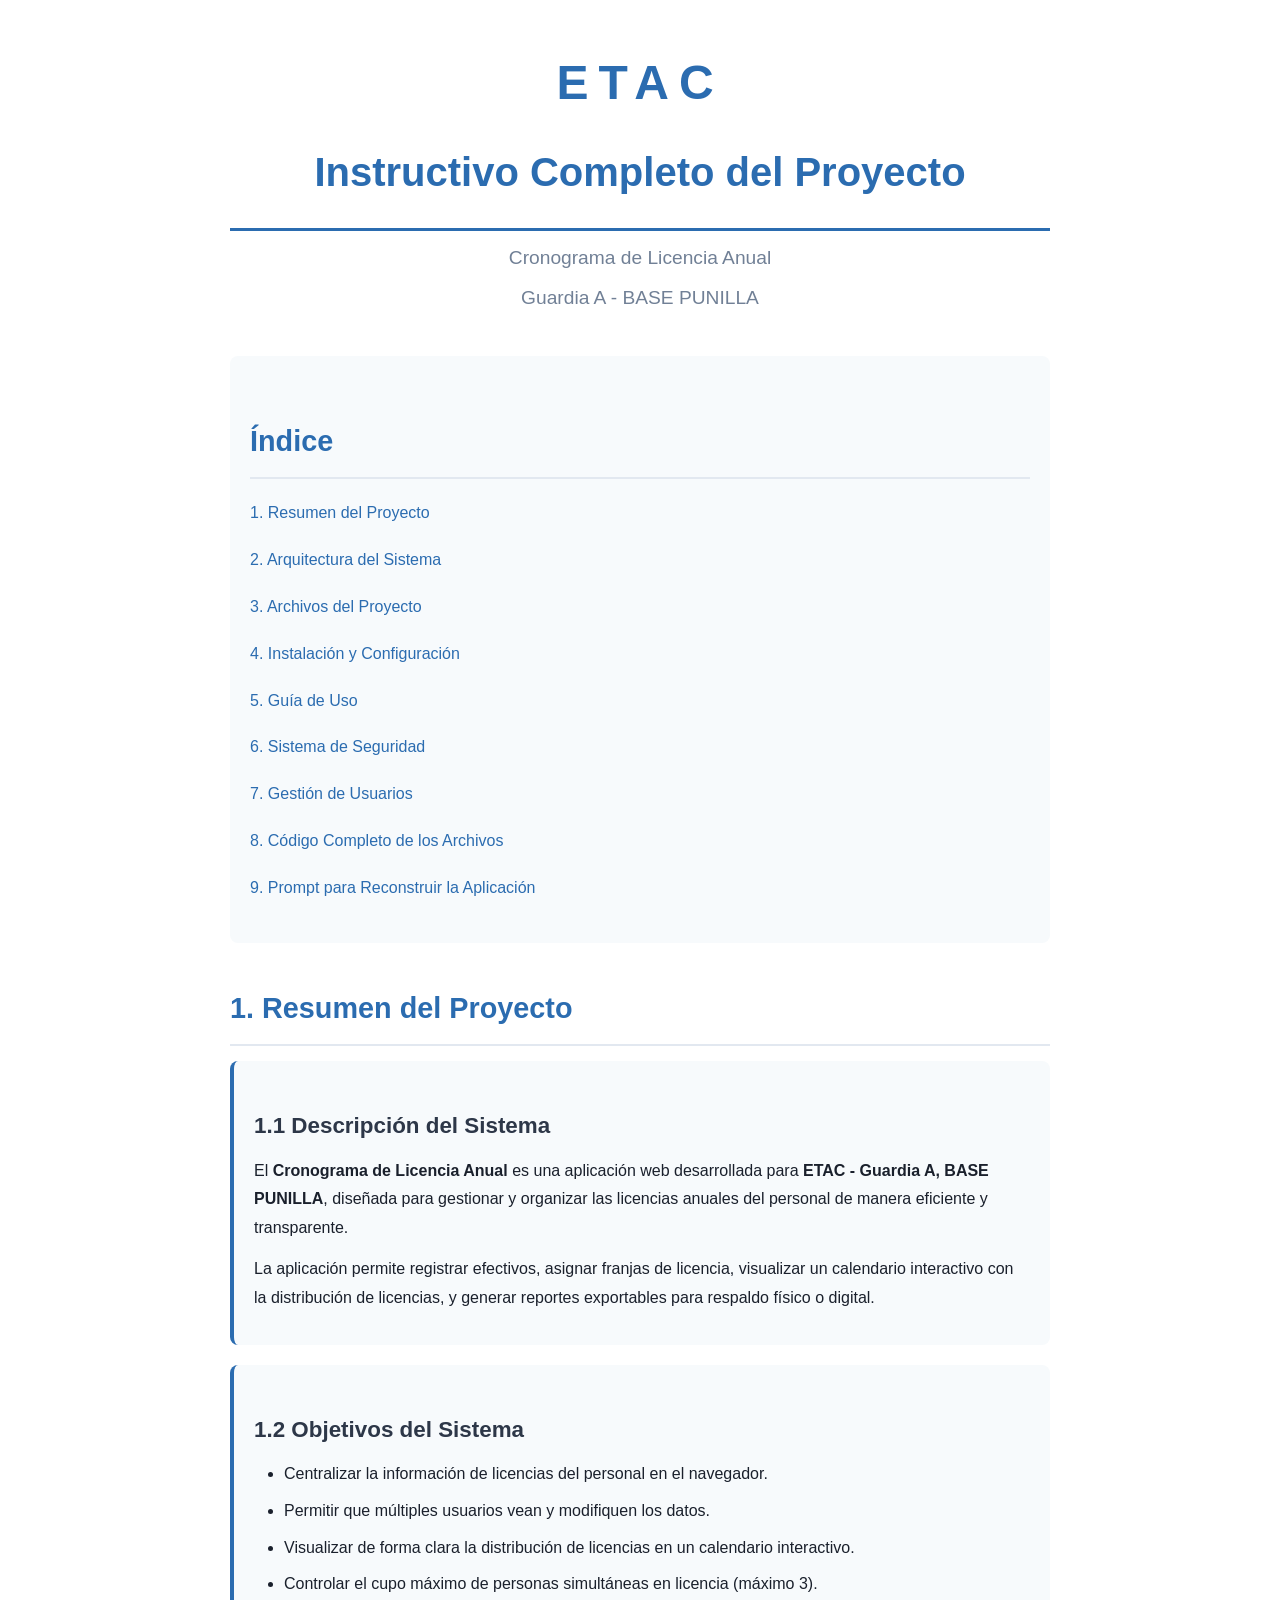
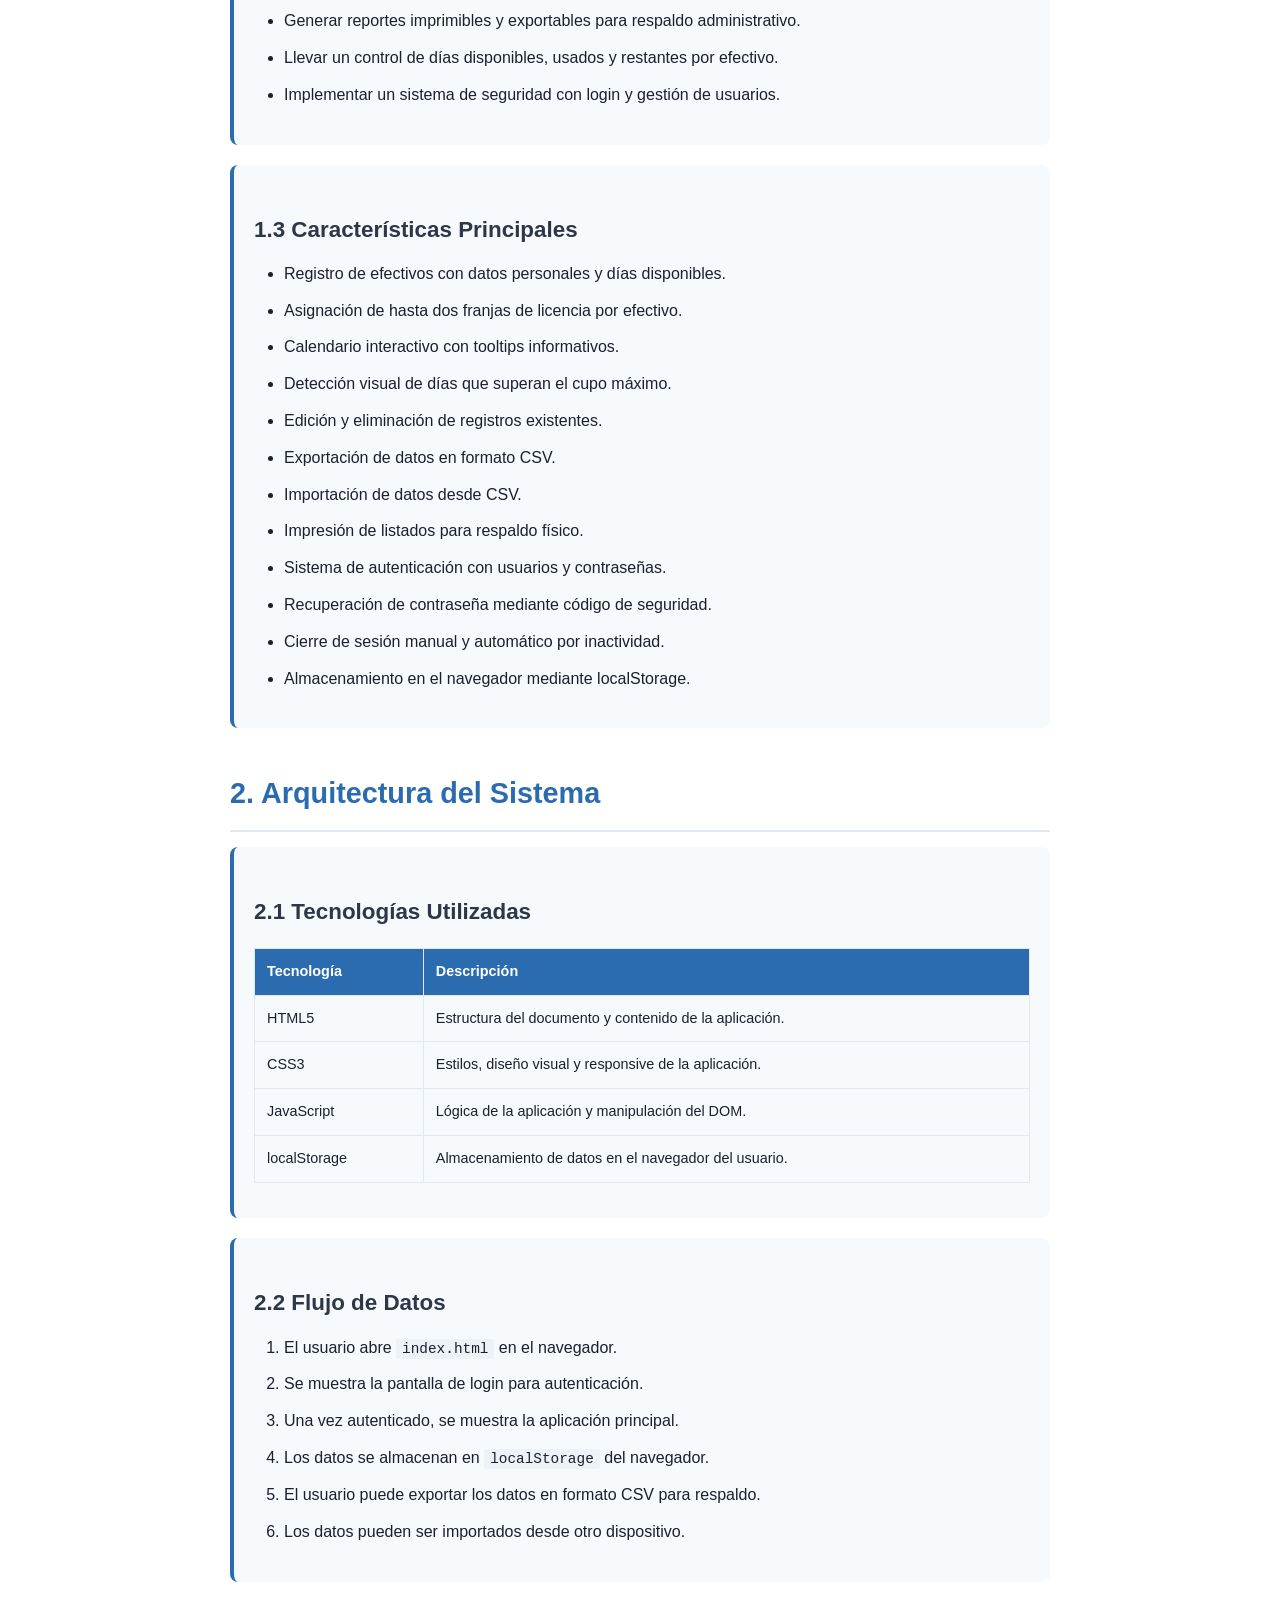
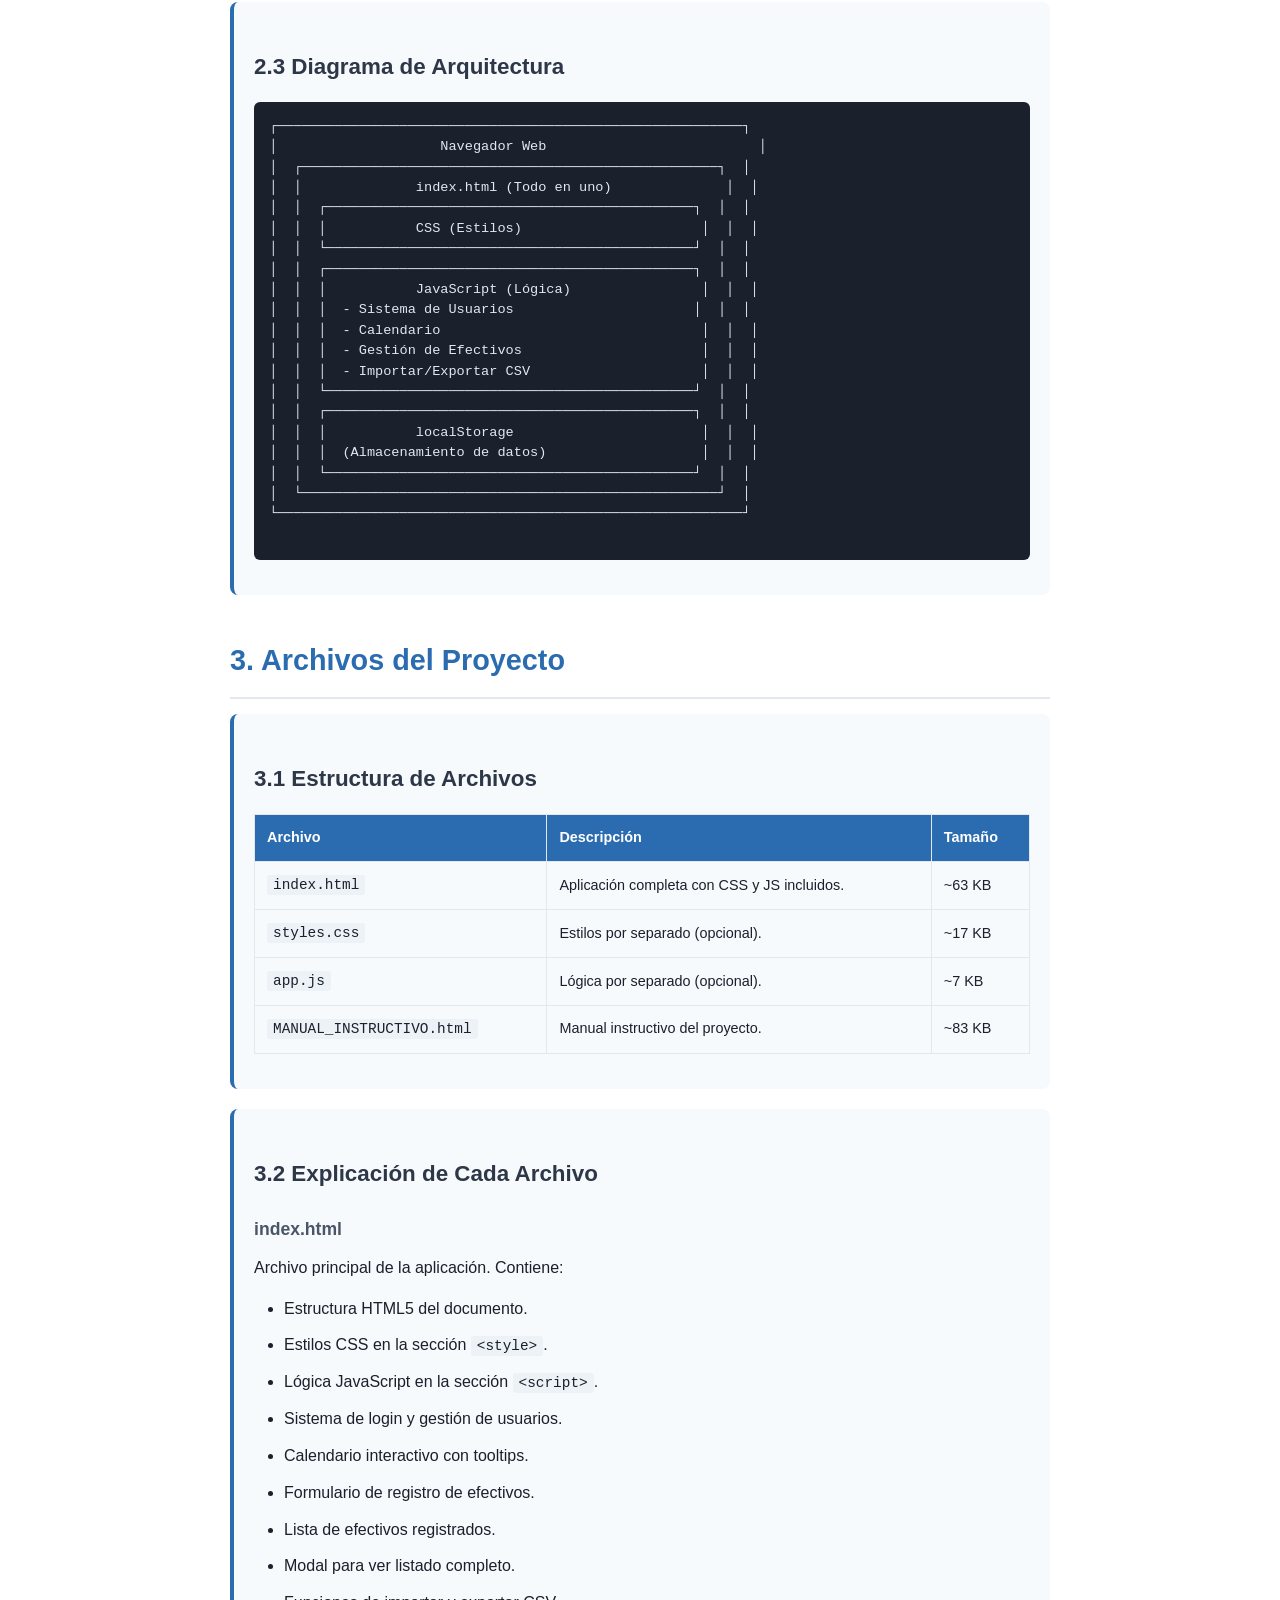
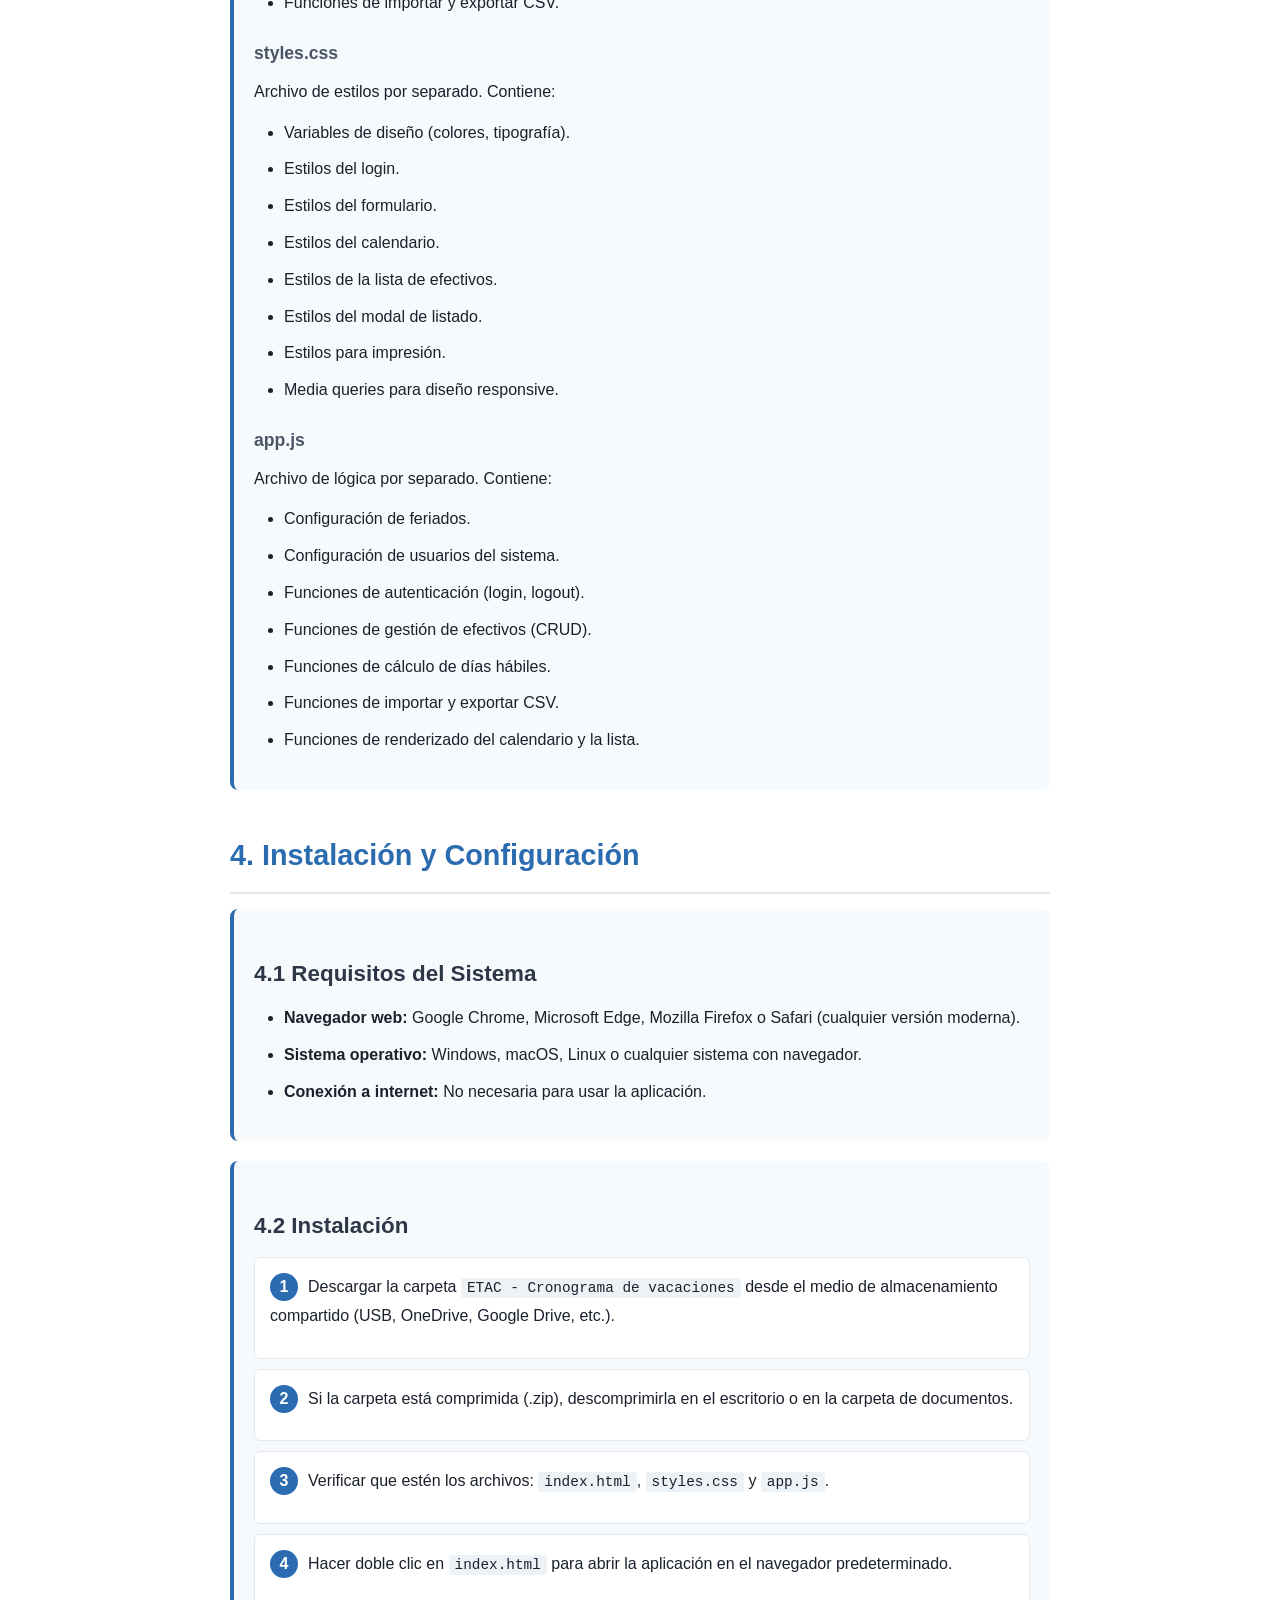
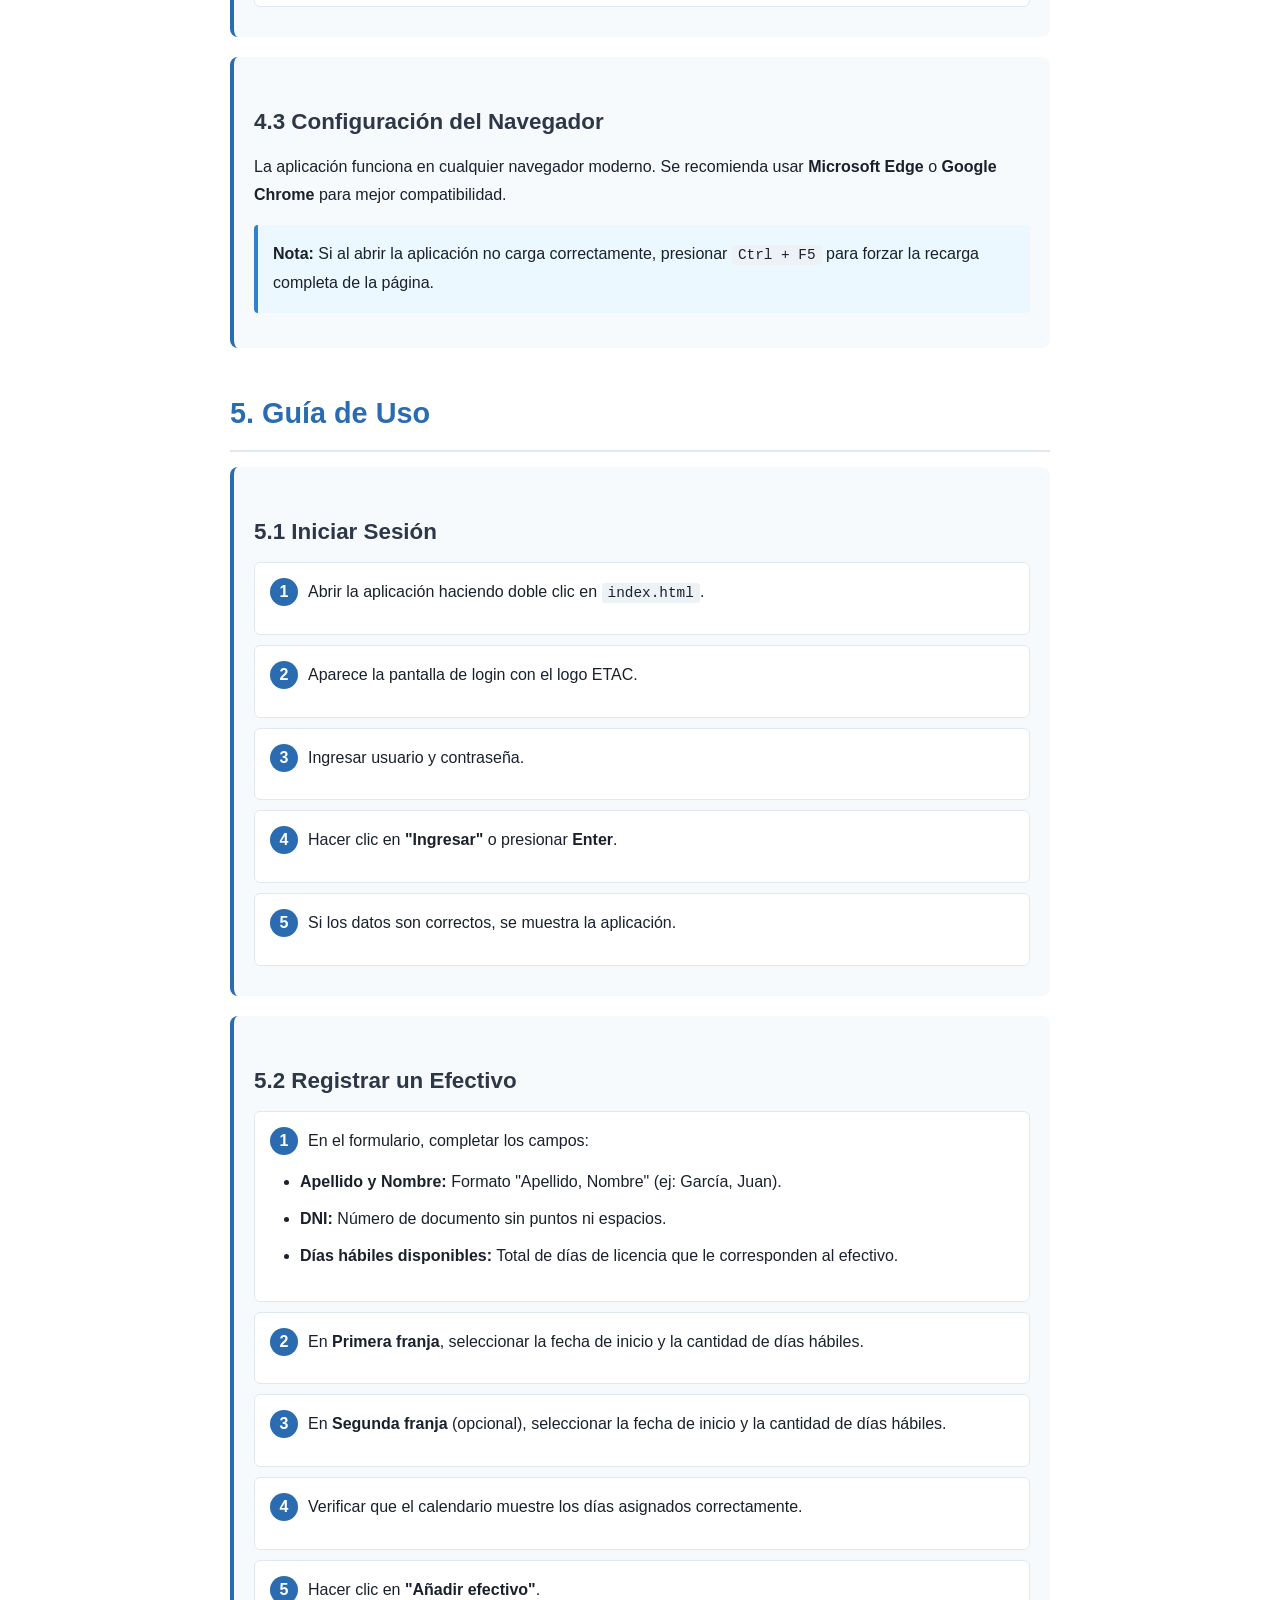
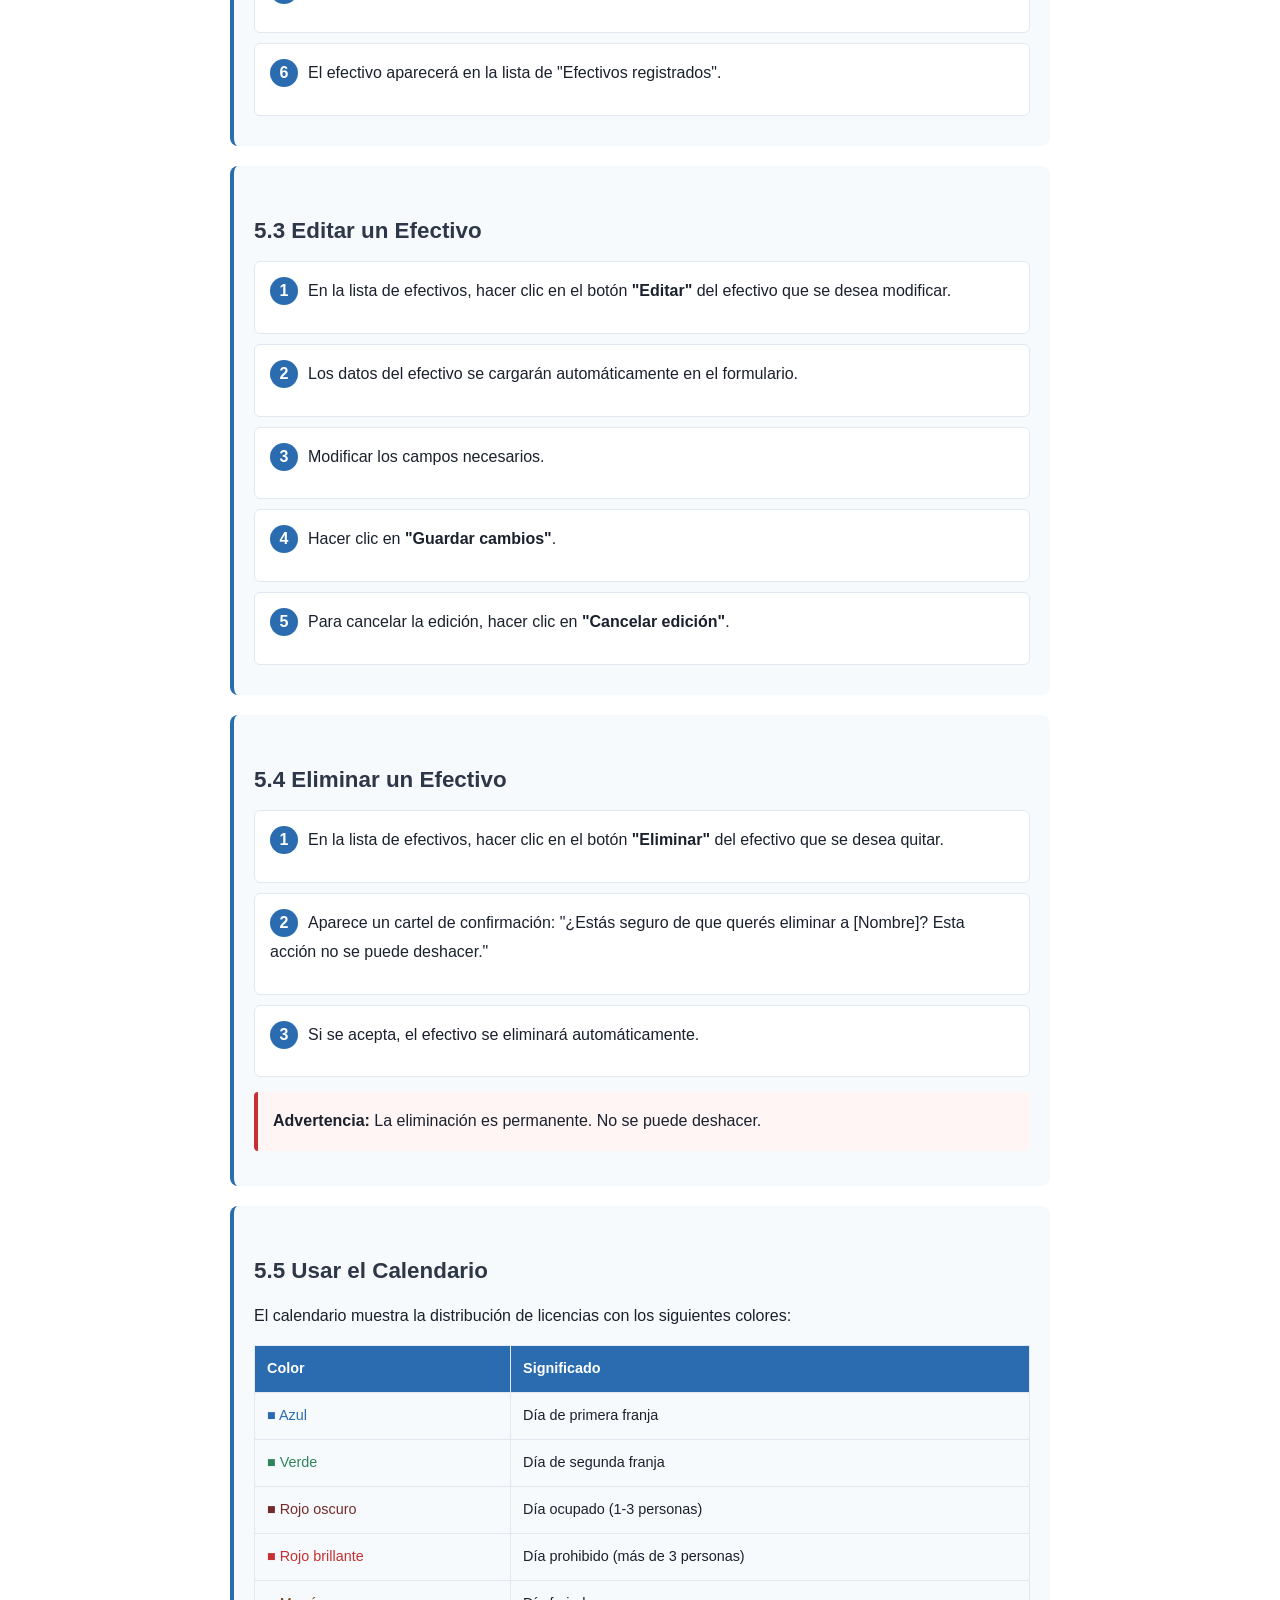
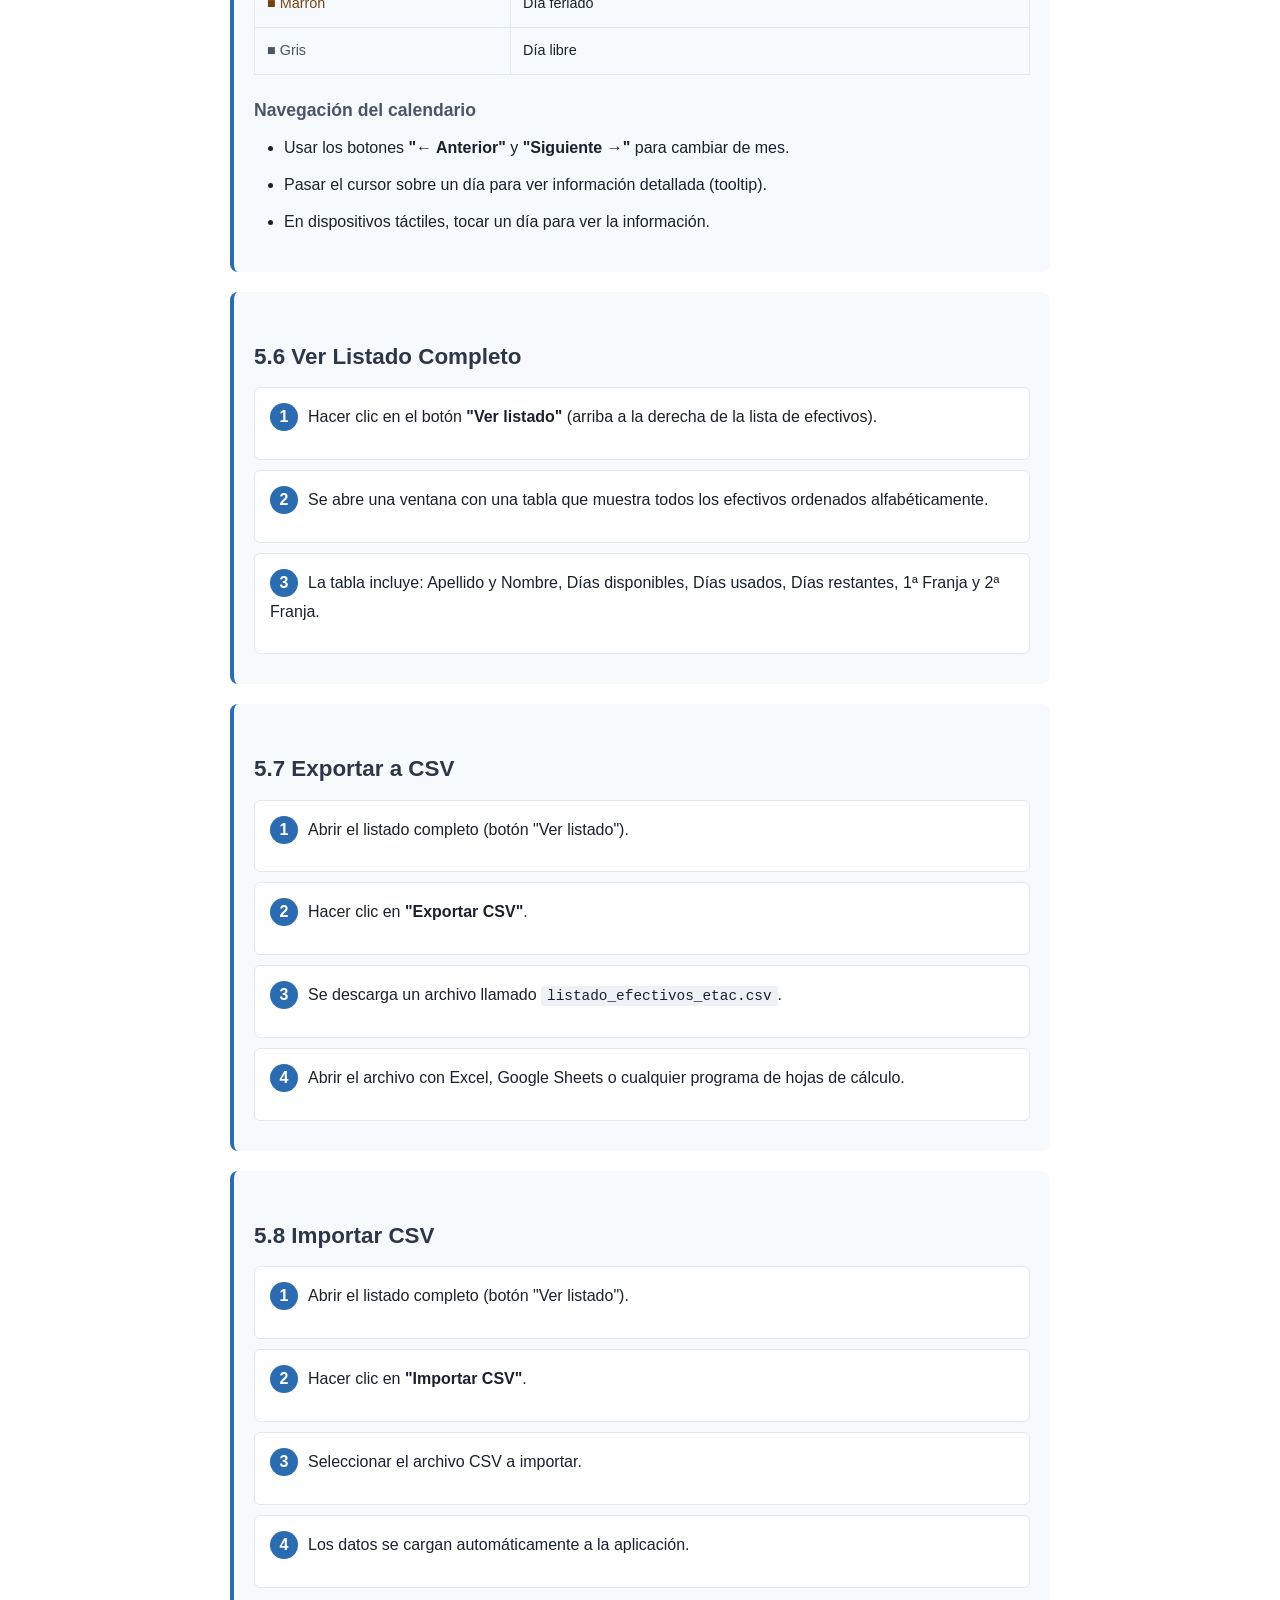
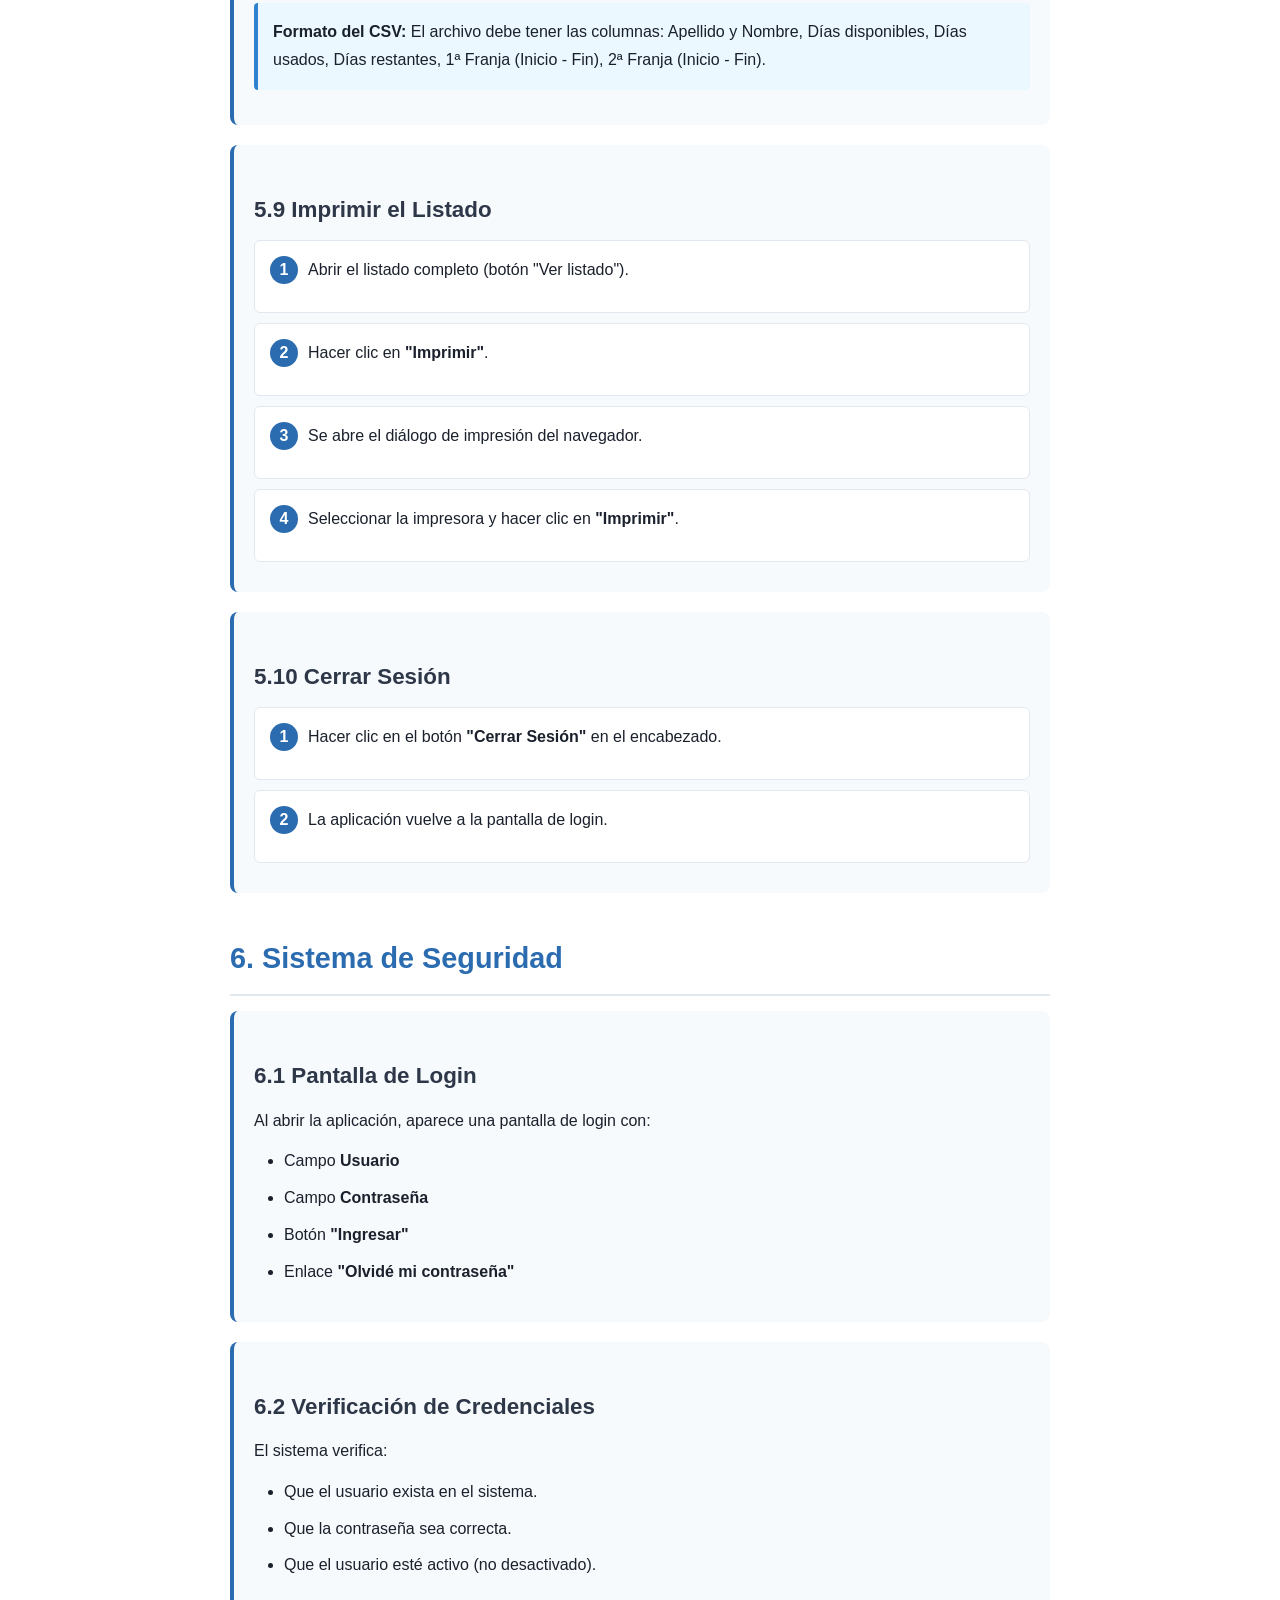
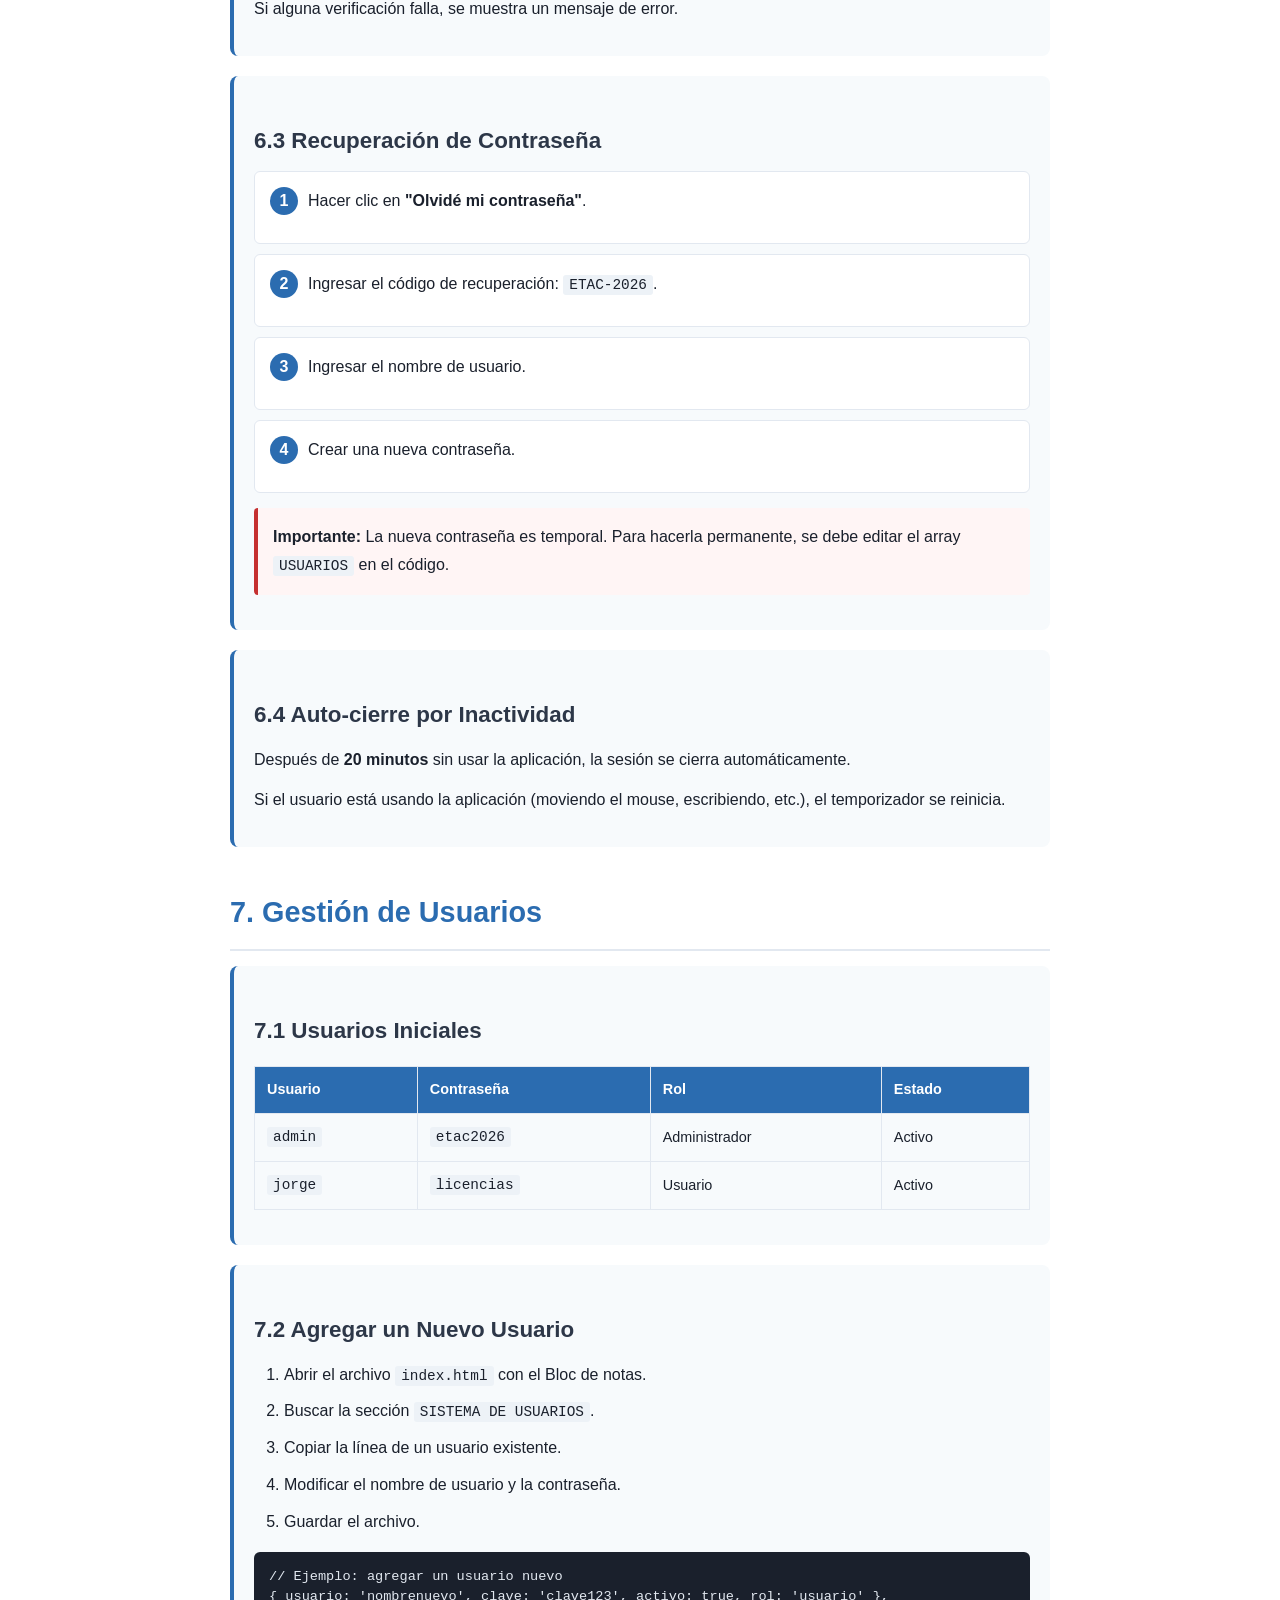
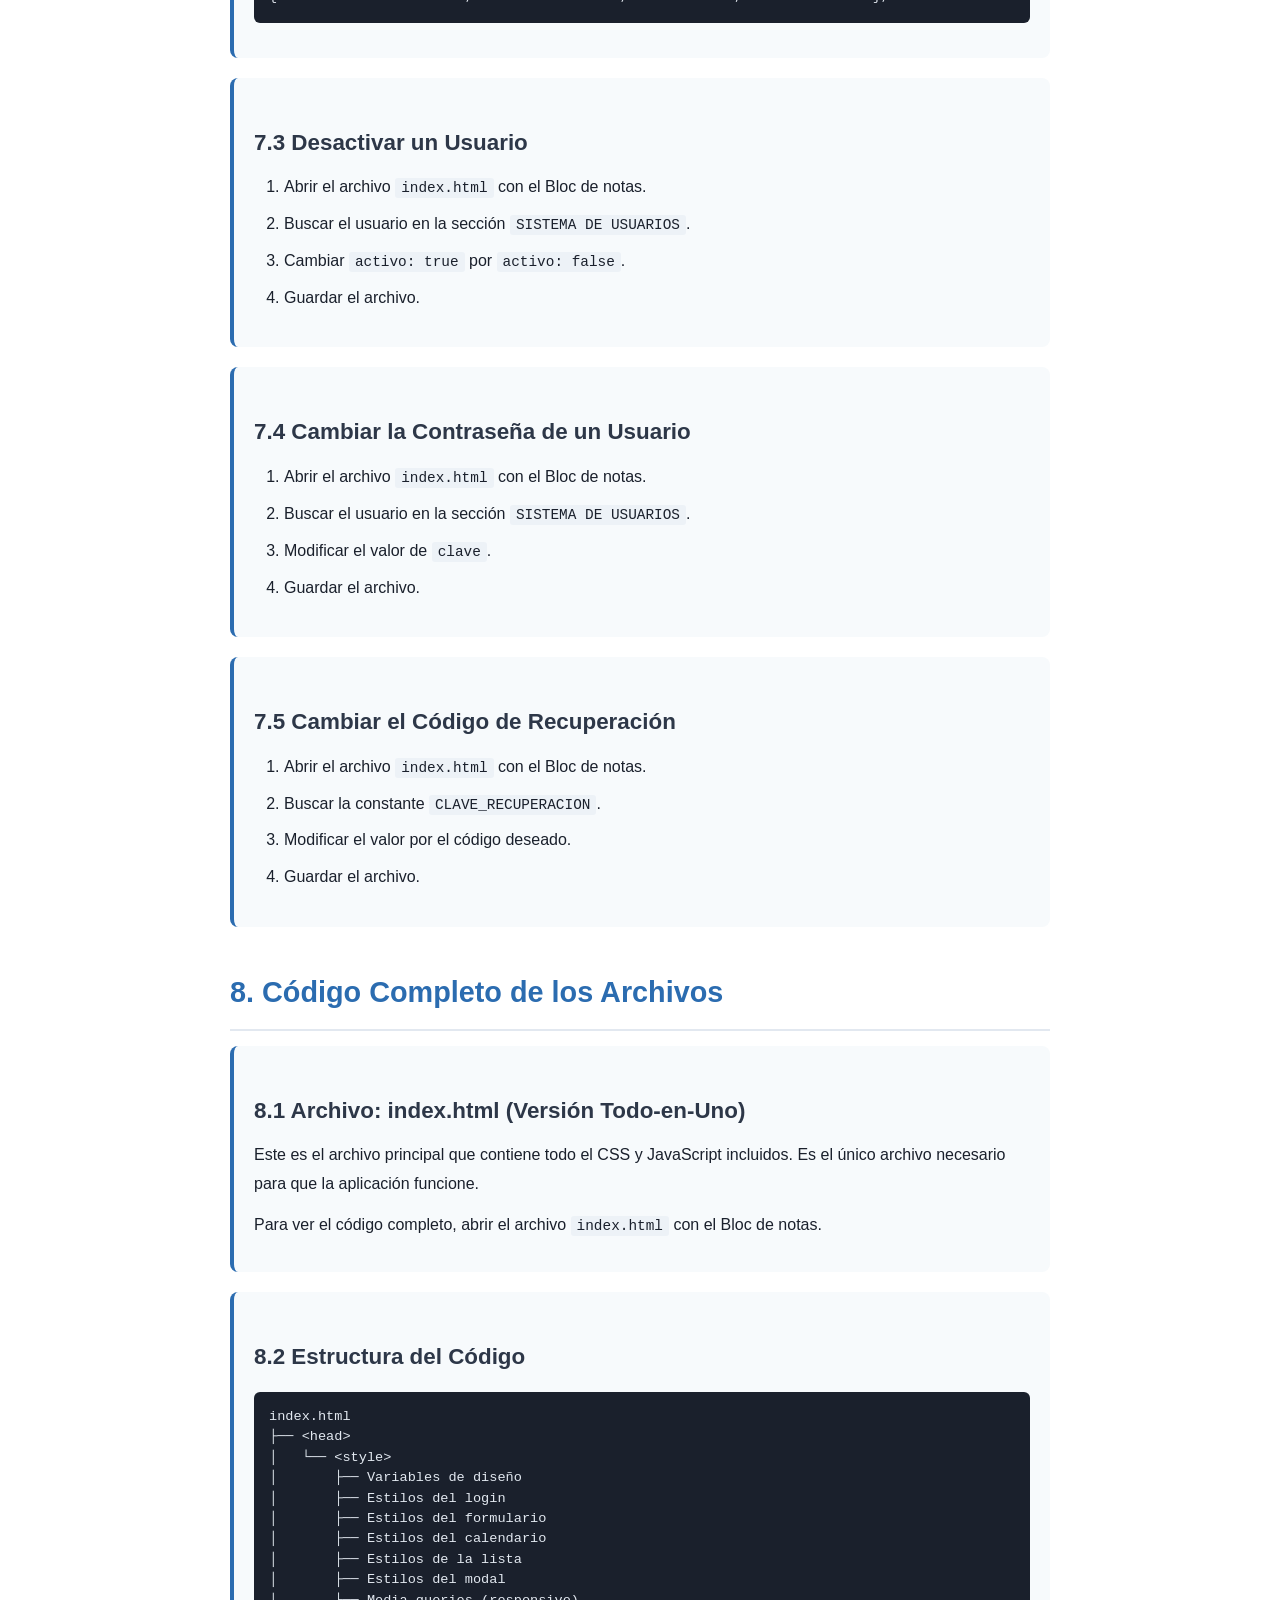
<file: INSTRUCTIVO_COMPLETO.html>
<!DOCTYPE html>
<html lang="es">
<head>
    <meta charset="UTF-8">
    <meta name="viewport" content="width=device-width, initial-scale=1.0">
    <title>ETAC - Instructivo Completo del Proyecto</title>
    <style>
        * {
            margin: 0;
            padding: 0;
            box-sizing: border-box;
        }

        body {
            font-family: 'Segoe UI', 'Roboto', Arial, sans-serif;
            background: #ffffff;
            color: #1a202c;
            line-height: 1.8;
            padding: 40px;
            max-width: 900px;
            margin: 0 auto;
        }

        h1 {
            font-size: 2.5rem;
            color: #2b6cb0;
            text-align: center;
            margin-bottom: 10px;
            border-bottom: 3px solid #2b6cb0;
            padding-bottom: 20px;
        }

        h2 {
            font-size: 1.8rem;
            color: #2b6cb0;
            margin-top: 40px;
            margin-bottom: 15px;
            border-bottom: 2px solid #e2e8f0;
            padding-bottom: 10px;
        }

        h3 {
            font-size: 1.4rem;
            color: #2d3748;
            margin-top: 25px;
            margin-bottom: 10px;
        }

        h4 {
            font-size: 1.1rem;
            color: #4a5568;
            margin-top: 20px;
            margin-bottom: 8px;
        }

        p {
            margin-bottom: 12px;
        }

        ul, ol {
            margin-left: 30px;
            margin-bottom: 15px;
        }

        li {
            margin-bottom: 8px;
        }

        .header {
            text-align: center;
            margin-bottom: 40px;
        }

        .logo {
            font-size: 3rem;
            font-weight: 800;
            color: #2b6cb0;
            letter-spacing: 10px;
            margin-bottom: 10px;
        }

        .subtitle {
            font-size: 1.2rem;
            color: #718096;
            margin-bottom: 5px;
        }

        .section {
            background: #f7fafc;
            border-radius: 8px;
            padding: 20px;
            margin-bottom: 20px;
            border-left: 4px solid #2b6cb0;
        }

        .warning {
            background: #fff5f5;
            border-left: 4px solid #c53030;
            padding: 15px;
            border-radius: 4px;
            margin: 15px 0;
        }

        .info {
            background: #ebf8ff;
            border-left: 4px solid #3182ce;
            padding: 15px;
            border-radius: 4px;
            margin: 15px 0;
        }

        .success {
            background: #f0fff4;
            border-left: 4px solid #38a169;
            padding: 15px;
            border-radius: 4px;
            margin: 15px 0;
        }

        table {
            width: 100%;
            border-collapse: collapse;
            margin: 15px 0;
            font-size: 0.9rem;
        }

        th, td {
            padding: 10px 12px;
            text-align: left;
            border: 1px solid #e2e8f0;
        }

        th {
            background: #2b6cb0;
            color: white;
            font-weight: 600;
        }

        tr:nth-child(even) {
            background: #f7fafc;
        }

        code {
            background: #edf2f7;
            padding: 2px 6px;
            border-radius: 3px;
            font-family: 'Consolas', 'Monaco', monospace;
            font-size: 0.9rem;
        }

        pre {
            background: #1a202c;
            color: #e2e8f0;
            padding: 15px;
            border-radius: 6px;
            overflow-x: auto;
            margin: 15px 0;
            font-size: 0.85rem;
            line-height: 1.5;
        }

        .step {
            background: white;
            border: 1px solid #e2e8f0;
            border-radius: 6px;
            padding: 15px;
            margin-bottom: 10px;
        }

        .step-number {
            display: inline-block;
            background: #2b6cb0;
            color: white;
            width: 28px;
            height: 28px;
            border-radius: 50%;
            text-align: center;
            line-height: 28px;
            font-weight: bold;
            margin-right: 10px;
        }

        .toc {
            background: #f7fafc;
            border-radius: 8px;
            padding: 20px;
            margin-bottom: 30px;
        }

        .toc ul {
            list-style: none;
            margin-left: 0;
        }

        .toc li {
            padding: 5px 0;
        }

        .toc a {
            color: #2b6cb0;
            text-decoration: none;
        }

        .toc a:hover {
            text-decoration: underline;
        }

        .footer {
            text-align: center;
            margin-top: 50px;
            padding-top: 20px;
            border-top: 2px solid #e2e8f0;
            color: #718096;
            font-size: 0.9rem;
        }

        @media print {
            body {
                padding: 20px;
            }

            .section {
                page-break-inside: avoid;
            }

            h2 {
                page-break-after: avoid;
            }
        }
    </style>
</head>
<body>

    <div class="header">
        <div class="logo">ETAC</div>
        <h1>Instructivo Completo del Proyecto</h1>
        <p class="subtitle">Cronograma de Licencia Anual</p>
        <p class="subtitle">Guardia A - BASE PUNILLA</p>
    </div>

    <div class="toc">
        <h2>Índice</h2>
        <ul>
            <li><a href="#resumen">1. Resumen del Proyecto</a></li>
            <li><a href="#arquitectura">2. Arquitectura del Sistema</a></li>
            <li><a href="#archivos">3. Archivos del Proyecto</a></li>
            <li><a href="#instalacion">4. Instalación y Configuración</a></li>
            <li><a href="#uso">5. Guía de Uso</a></li>
            <li><a href="#seguridad">6. Sistema de Seguridad</a></li>
            <li><a href="#gestion-usuarios">7. Gestión de Usuarios</a></li>
            <li><a href="#codigo-completo">8. Código Completo de los Archivos</a></li>
            <li><a href="#prompt-reconstruccion">9. Prompt para Reconstruir la Aplicación</a></li>
        </ul>
    </div>

    <h2 id="resumen">1. Resumen del Proyecto</h2>

    <div class="section">
        <h3>1.1 Descripción del Sistema</h3>
        <p>El <strong>Cronograma de Licencia Anual</strong> es una aplicación web desarrollada para <strong>ETAC - Guardia A, BASE PUNILLA</strong>, diseñada para gestionar y organizar las licencias anuales del personal de manera eficiente y transparente.</p>
        <p>La aplicación permite registrar efectivos, asignar franjas de licencia, visualizar un calendario interactivo con la distribución de licencias, y generar reportes exportables para respaldo físico o digital.</p>
    </div>

    <div class="section">
        <h3>1.2 Objetivos del Sistema</h3>
        <ul>
            <li>Centralizar la información de licencias del personal en el navegador.</li>
            <li>Permitir que múltiples usuarios vean y modifiquen los datos.</li>
            <li>Visualizar de forma clara la distribución de licencias en un calendario interactivo.</li>
            <li>Controlar el cupo máximo de personas simultáneas en licencia (máximo 3).</li>
            <li>Generar reportes imprimibles y exportables para respaldo administrativo.</li>
            <li>Llevar un control de días disponibles, usados y restantes por efectivo.</li>
            <li>Implementar un sistema de seguridad con login y gestión de usuarios.</li>
        </ul>
    </div>

    <div class="section">
        <h3>1.3 Características Principales</h3>
        <ul>
            <li>Registro de efectivos con datos personales y días disponibles.</li>
            <li>Asignación de hasta dos franjas de licencia por efectivo.</li>
            <li>Calendario interactivo con tooltips informativos.</li>
            <li>Detección visual de días que superan el cupo máximo.</li>
            <li>Edición y eliminación de registros existentes.</li>
            <li>Exportación de datos en formato CSV.</li>
            <li>Importación de datos desde CSV.</li>
            <li>Impresión de listados para respaldo físico.</li>
            <li>Sistema de autenticación con usuarios y contraseñas.</li>
            <li>Recuperación de contraseña mediante código de seguridad.</li>
            <li>Cierre de sesión manual y automático por inactividad.</li>
            <li>Almacenamiento en el navegador mediante localStorage.</li>
        </ul>
    </div>

    <h2 id="arquitectura">2. Arquitectura del Sistema</h2>

    <div class="section">
        <h3>2.1 Tecnologías Utilizadas</h3>
        <table>
            <tr>
                <th>Tecnología</th>
                <th>Descripción</th>
            </tr>
            <tr>
                <td>HTML5</td>
                <td>Estructura del documento y contenido de la aplicación.</td>
            </tr>
            <tr>
                <td>CSS3</td>
                <td>Estilos, diseño visual y responsive de la aplicación.</td>
            </tr>
            <tr>
                <td>JavaScript</td>
                <td>Lógica de la aplicación y manipulación del DOM.</td>
            </tr>
            <tr>
                <td>localStorage</td>
                <td>Almacenamiento de datos en el navegador del usuario.</td>
            </tr>
        </table>
    </div>

    <div class="section">
        <h3>2.2 Flujo de Datos</h3>
        <ol>
            <li>El usuario abre <code>index.html</code> en el navegador.</li>
            <li>Se muestra la pantalla de login para autenticación.</li>
            <li>Una vez autenticado, se muestra la aplicación principal.</li>
            <li>Los datos se almacenan en <code>localStorage</code> del navegador.</li>
            <li>El usuario puede exportar los datos en formato CSV para respaldo.</li>
            <li>Los datos pueden ser importados desde otro dispositivo.</li>
        </ol>
    </div>

    <div class="section">
        <h3>2.3 Diagrama de Arquitectura</h3>
        <pre>
┌─────────────────────────────────────────────────────────┐
│                    Navegador Web                          │
│  ┌───────────────────────────────────────────────────┐  │
│  │              index.html (Todo en uno)              │  │
│  │  ┌─────────────────────────────────────────────┐  │  │
│  │  │           CSS (Estilos)                      │  │  │
│  │  └─────────────────────────────────────────────┘  │  │
│  │  ┌─────────────────────────────────────────────┐  │  │
│  │  │           JavaScript (Lógica)                │  │  │
│  │  │  - Sistema de Usuarios                      │  │  │
│  │  │  - Calendario                                │  │  │
│  │  │  - Gestión de Efectivos                      │  │  │
│  │  │  - Importar/Exportar CSV                     │  │  │
│  │  └─────────────────────────────────────────────┘  │  │
│  │  ┌─────────────────────────────────────────────┐  │  │
│  │  │           localStorage                       │  │  │
│  │  │  (Almacenamiento de datos)                   │  │  │
│  │  └─────────────────────────────────────────────┘  │  │
│  └───────────────────────────────────────────────────┘  │
└─────────────────────────────────────────────────────────┘
        </pre>
    </div>

    <h2 id="archivos">3. Archivos del Proyecto</h2>

    <div class="section">
        <h3>3.1 Estructura de Archivos</h3>
        <table>
            <tr>
                <th>Archivo</th>
                <th>Descripción</th>
                <th>Tamaño</th>
            </tr>
            <tr>
                <td><code>index.html</code></td>
                <td>Aplicación completa con CSS y JS incluidos.</td>
                <td>~63 KB</td>
            </tr>
            <tr>
                <td><code>styles.css</code></td>
                <td>Estilos por separado (opcional).</td>
                <td>~17 KB</td>
            </tr>
            <tr>
                <td><code>app.js</code></td>
                <td>Lógica por separado (opcional).</td>
                <td>~7 KB</td>
            </tr>
            <tr>
                <td><code>MANUAL_INSTRUCTIVO.html</code></td>
                <td>Manual instructivo del proyecto.</td>
                <td>~83 KB</td>
            </tr>
        </table>
    </div>

    <div class="section">
        <h3>3.2 Explicación de Cada Archivo</h3>

        <h4>index.html</h4>
        <p>Archivo principal de la aplicación. Contiene:</p>
        <ul>
            <li>Estructura HTML5 del documento.</li>
            <li>Estilos CSS en la sección <code>&lt;style&gt;</code>.</li>
            <li>Lógica JavaScript en la sección <code>&lt;script&gt;</code>.</li>
            <li>Sistema de login y gestión de usuarios.</li>
            <li>Calendario interactivo con tooltips.</li>
            <li>Formulario de registro de efectivos.</li>
            <li>Lista de efectivos registrados.</li>
            <li>Modal para ver listado completo.</li>
            <li>Funciones de importar y exportar CSV.</li>
        </ul>

        <h4>styles.css</h4>
        <p>Archivo de estilos por separado. Contiene:</p>
        <ul>
            <li>Variables de diseño (colores, tipografía).</li>
            <li>Estilos del login.</li>
            <li>Estilos del formulario.</li>
            <li>Estilos del calendario.</li>
            <li>Estilos de la lista de efectivos.</li>
            <li>Estilos del modal de listado.</li>
            <li>Estilos para impresión.</li>
            <li>Media queries para diseño responsive.</li>
        </ul>

        <h4>app.js</h4>
        <p>Archivo de lógica por separado. Contiene:</p>
        <ul>
            <li>Configuración de feriados.</li>
            <li>Configuración de usuarios del sistema.</li>
            <li>Funciones de autenticación (login, logout).</li>
            <li>Funciones de gestión de efectivos (CRUD).</li>
            <li>Funciones de cálculo de días hábiles.</li>
            <li>Funciones de importar y exportar CSV.</li>
            <li>Funciones de renderizado del calendario y la lista.</li>
        </ul>
    </div>

    <h2 id="instalacion">4. Instalación y Configuración</h2>

    <div class="section">
        <h3>4.1 Requisitos del Sistema</h3>
        <ul>
            <li><strong>Navegador web:</strong> Google Chrome, Microsoft Edge, Mozilla Firefox o Safari (cualquier versión moderna).</li>
            <li><strong>Sistema operativo:</strong> Windows, macOS, Linux o cualquier sistema con navegador.</li>
            <li><strong>Conexión a internet:</strong> No necesaria para usar la aplicación.</li>
        </ul>
    </div>

    <div class="section">
        <h3>4.2 Instalación</h3>
        <div class="step">
            <p><span class="step-number">1</span>Descargar la carpeta <code>ETAC - Cronograma de vacaciones</code> desde el medio de almacenamiento compartido (USB, OneDrive, Google Drive, etc.).</p>
        </div>
        <div class="step">
            <p><span class="step-number">2</span>Si la carpeta está comprimida (.zip), descomprimirla en el escritorio o en la carpeta de documentos.</p>
        </div>
        <div class="step">
            <p><span class="step-number">3</span>Verificar que estén los archivos: <code>index.html</code>, <code>styles.css</code> y <code>app.js</code>.</p>
        </div>
        <div class="step">
            <p><span class="step-number">4</span>Hacer doble clic en <code>index.html</code> para abrir la aplicación en el navegador predeterminado.</p>
        </div>
    </div>

    <div class="section">
        <h3>4.3 Configuración del Navegador</h3>
        <p>La aplicación funciona en cualquier navegador moderno. Se recomienda usar <strong>Microsoft Edge</strong> o <strong>Google Chrome</strong> para mejor compatibilidad.</p>
        <div class="info">
            <strong>Nota:</strong> Si al abrir la aplicación no carga correctamente, presionar <code>Ctrl + F5</code> para forzar la recarga completa de la página.
        </div>
    </div>

    <h2 id="uso">5. Guía de Uso</h2>

    <div class="section">
        <h3>5.1 Iniciar Sesión</h3>
        <div class="step">
            <p><span class="step-number">1</span>Abrir la aplicación haciendo doble clic en <code>index.html</code>.</p>
        </div>
        <div class="step">
            <p><span class="step-number">2</span>Aparece la pantalla de login con el logo ETAC.</p>
        </div>
        <div class="step">
            <p><span class="step-number">3</span>Ingresar usuario y contraseña.</p>
        </div>
        <div class="step">
            <p><span class="step-number">4</span>Hacer clic en <strong>"Ingresar"</strong> o presionar <strong>Enter</strong>.</p>
        </div>
        <div class="step">
            <p><span class="step-number">5</span>Si los datos son correctos, se muestra la aplicación.</p>
        </div>
    </div>

    <div class="section">
        <h3>5.2 Registrar un Efectivo</h3>
        <div class="step">
            <p><span class="step-number">1</span>En el formulario, completar los campos:</p>
            <ul>
                <li><strong>Apellido y Nombre:</strong> Formato "Apellido, Nombre" (ej: García, Juan).</li>
                <li><strong>DNI:</strong> Número de documento sin puntos ni espacios.</li>
                <li><strong>Días hábiles disponibles:</strong> Total de días de licencia que le corresponden al efectivo.</li>
            </ul>
        </div>
        <div class="step">
            <p><span class="step-number">2</span>En <strong>Primera franja</strong>, seleccionar la fecha de inicio y la cantidad de días hábiles.</p>
        </div>
        <div class="step">
            <p><span class="step-number">3</span>En <strong>Segunda franja</strong> (opcional), seleccionar la fecha de inicio y la cantidad de días hábiles.</p>
        </div>
        <div class="step">
            <p><span class="step-number">4</span>Verificar que el calendario muestre los días asignados correctamente.</p>
        </div>
        <div class="step">
            <p><span class="step-number">5</span>Hacer clic en <strong>"Añadir efectivo"</strong>.</p>
        </div>
        <div class="step">
            <p><span class="step-number">6</span>El efectivo aparecerá en la lista de "Efectivos registrados".</p>
        </div>
    </div>

    <div class="section">
        <h3>5.3 Editar un Efectivo</h3>
        <div class="step">
            <p><span class="step-number">1</span>En la lista de efectivos, hacer clic en el botón <strong>"Editar"</strong> del efectivo que se desea modificar.</p>
        </div>
        <div class="step">
            <p><span class="step-number">2</span>Los datos del efectivo se cargarán automáticamente en el formulario.</p>
        </div>
        <div class="step">
            <p><span class="step-number">3</span>Modificar los campos necesarios.</p>
        </div>
        <div class="step">
            <p><span class="step-number">4</span>Hacer clic en <strong>"Guardar cambios"</strong>.</p>
        </div>
        <div class="step">
            <p><span class="step-number">5</span>Para cancelar la edición, hacer clic en <strong>"Cancelar edición"</strong>.</p>
        </div>
    </div>

    <div class="section">
        <h3>5.4 Eliminar un Efectivo</h3>
        <div class="step">
            <p><span class="step-number">1</span>En la lista de efectivos, hacer clic en el botón <strong>"Eliminar"</strong> del efectivo que se desea quitar.</p>
        </div>
        <div class="step">
            <p><span class="step-number">2</span>Aparece un cartel de confirmación: "¿Estás seguro de que querés eliminar a [Nombre]? Esta acción no se puede deshacer."</p>
        </div>
        <div class="step">
            <p><span class="step-number">3</span>Si se acepta, el efectivo se eliminará automáticamente.</p>
        </div>
        <div class="warning">
            <strong>Advertencia:</strong> La eliminación es permanente. No se puede deshacer.
        </div>
    </div>

    <div class="section">
        <h3>5.5 Usar el Calendario</h3>
        <p>El calendario muestra la distribución de licencias con los siguientes colores:</p>
        <table>
            <tr>
                <th>Color</th>
                <th>Significado</th>
            </tr>
            <tr>
                <td><span style="color: #2b6cb0;">■ Azul</span></td>
                <td>Día de primera franja</td>
            </tr>
            <tr>
                <td><span style="color: #2f855a;">■ Verde</span></td>
                <td>Día de segunda franja</td>
            </tr>
            <tr>
                <td><span style="color: #742a2a;">■ Rojo oscuro</span></td>
                <td>Día ocupado (1-3 personas)</td>
            </tr>
            <tr>
                <td><span style="color: #c53030;">■ Rojo brillante</span></td>
                <td>Día prohibido (más de 3 personas)</td>
            </tr>
            <tr>
                <td><span style="color: #744210;">■ Marrón</span></td>
                <td>Día feriado</td>
            </tr>
            <tr>
                <td><span style="color: #4a5568;">■ Gris</span></td>
                <td>Día libre</td>
            </tr>
        </table>
        <h4>Navegación del calendario</h4>
        <ul>
            <li>Usar los botones <strong>"← Anterior"</strong> y <strong>"Siguiente →"</strong> para cambiar de mes.</li>
            <li>Pasar el cursor sobre un día para ver información detallada (tooltip).</li>
            <li>En dispositivos táctiles, tocar un día para ver la información.</li>
        </ul>
    </div>

    <div class="section">
        <h3>5.6 Ver Listado Completo</h3>
        <div class="step">
            <p><span class="step-number">1</span>Hacer clic en el botón <strong>"Ver listado"</strong> (arriba a la derecha de la lista de efectivos).</p>
        </div>
        <div class="step">
            <p><span class="step-number">2</span>Se abre una ventana con una tabla que muestra todos los efectivos ordenados alfabéticamente.</p>
        </div>
        <div class="step">
            <p><span class="step-number">3</span>La tabla incluye: Apellido y Nombre, Días disponibles, Días usados, Días restantes, 1ª Franja y 2ª Franja.</p>
        </div>
    </div>

    <div class="section">
        <h3>5.7 Exportar a CSV</h3>
        <div class="step">
            <p><span class="step-number">1</span>Abrir el listado completo (botón "Ver listado").</p>
        </div>
        <div class="step">
            <p><span class="step-number">2</span>Hacer clic en <strong>"Exportar CSV"</strong>.</p>
        </div>
        <div class="step">
            <p><span class="step-number">3</span>Se descarga un archivo llamado <code>listado_efectivos_etac.csv</code>.</p>
        </div>
        <div class="step">
            <p><span class="step-number">4</span>Abrir el archivo con Excel, Google Sheets o cualquier programa de hojas de cálculo.</p>
        </div>
    </div>

    <div class="section">
        <h3>5.8 Importar CSV</h3>
        <div class="step">
            <p><span class="step-number">1</span>Abrir el listado completo (botón "Ver listado").</p>
        </div>
        <div class="step">
            <p><span class="step-number">2</span>Hacer clic en <strong>"Importar CSV"</strong>.</p>
        </div>
        <div class="step">
            <p><span class="step-number">3</span>Seleccionar el archivo CSV a importar.</p>
        </div>
        <div class="step">
            <p><span class="step-number">4</span>Los datos se cargan automáticamente a la aplicación.</p>
        </div>
        <div class="info">
            <strong>Formato del CSV:</strong> El archivo debe tener las columnas: Apellido y Nombre, Días disponibles, Días usados, Días restantes, 1ª Franja (Inicio - Fin), 2ª Franja (Inicio - Fin).
        </div>
    </div>

    <div class="section">
        <h3>5.9 Imprimir el Listado</h3>
        <div class="step">
            <p><span class="step-number">1</span>Abrir el listado completo (botón "Ver listado").</p>
        </div>
        <div class="step">
            <p><span class="step-number">2</span>Hacer clic en <strong>"Imprimir"</strong>.</p>
        </div>
        <div class="step">
            <p><span class="step-number">3</span>Se abre el diálogo de impresión del navegador.</p>
        </div>
        <div class="step">
            <p><span class="step-number">4</span>Seleccionar la impresora y hacer clic en <strong>"Imprimir"</strong>.</p>
        </div>
    </div>

    <div class="section">
        <h3>5.10 Cerrar Sesión</h3>
        <div class="step">
            <p><span class="step-number">1</span>Hacer clic en el botón <strong>"Cerrar Sesión"</strong> en el encabezado.</p>
        </div>
        <div class="step">
            <p><span class="step-number">2</span>La aplicación vuelve a la pantalla de login.</p>
        </div>
    </div>

    <h2 id="seguridad">6. Sistema de Seguridad</h2>

    <div class="section">
        <h3>6.1 Pantalla de Login</h3>
        <p>Al abrir la aplicación, aparece una pantalla de login con:</p>
        <ul>
            <li>Campo <strong>Usuario</strong></li>
            <li>Campo <strong>Contraseña</strong></li>
            <li>Botón <strong>"Ingresar"</strong></li>
            <li>Enlace <strong>"Olvidé mi contraseña"</strong></li>
        </ul>
    </div>

    <div class="section">
        <h3>6.2 Verificación de Credenciales</h3>
        <p>El sistema verifica:</p>
        <ul>
            <li>Que el usuario exista en el sistema.</li>
            <li>Que la contraseña sea correcta.</li>
            <li>Que el usuario esté activo (no desactivado).</li>
        </ul>
        <p>Si alguna verificación falla, se muestra un mensaje de error.</p>
    </div>

    <div class="section">
        <h3>6.3 Recuperación de Contraseña</h3>
        <div class="step">
            <p><span class="step-number">1</span>Hacer clic en <strong>"Olvidé mi contraseña"</strong>.</p>
        </div>
        <div class="step">
            <p><span class="step-number">2</span>Ingresar el código de recuperación: <code>ETAC-2026</code>.</p>
        </div>
        <div class="step">
            <p><span class="step-number">3</span>Ingresar el nombre de usuario.</p>
        </div>
        <div class="step">
            <p><span class="step-number">4</span>Crear una nueva contraseña.</p>
        </div>
        <div class="warning">
            <strong>Importante:</strong> La nueva contraseña es temporal. Para hacerla permanente, se debe editar el array <code>USUARIOS</code> en el código.
        </div>
    </div>

    <div class="section">
        <h3>6.4 Auto-cierre por Inactividad</h3>
        <p>Después de <strong>20 minutos</strong> sin usar la aplicación, la sesión se cierra automáticamente.</p>
        <p>Si el usuario está usando la aplicación (moviendo el mouse, escribiendo, etc.), el temporizador se reinicia.</p>
    </div>

    <h2 id="gestion-usuarios">7. Gestión de Usuarios</h2>

    <div class="section">
        <h3>7.1 Usuarios Iniciales</h3>
        <table>
            <tr>
                <th>Usuario</th>
                <th>Contraseña</th>
                <th>Rol</th>
                <th>Estado</th>
            </tr>
            <tr>
                <td><code>admin</code></td>
                <td><code>etac2026</code></td>
                <td>Administrador</td>
                <td>Activo</td>
            </tr>
            <tr>
                <td><code>jorge</code></td>
                <td><code>licencias</code></td>
                <td>Usuario</td>
                <td>Activo</td>
            </tr>
        </table>
    </div>

    <div class="section">
        <h3>7.2 Agregar un Nuevo Usuario</h3>
        <ol>
            <li>Abrir el archivo <code>index.html</code> con el Bloc de notas.</li>
            <li>Buscar la sección <code>SISTEMA DE USUARIOS</code>.</li>
            <li>Copiar la línea de un usuario existente.</li>
            <li>Modificar el nombre de usuario y la contraseña.</li>
            <li>Guardar el archivo.</li>
        </ol>
        <pre>// Ejemplo: agregar un usuario nuevo
{ usuario: 'nombrenuevo', clave: 'clave123', activo: true, rol: 'usuario' },</pre>
    </div>

    <div class="section">
        <h3>7.3 Desactivar un Usuario</h3>
        <ol>
            <li>Abrir el archivo <code>index.html</code> con el Bloc de notas.</li>
            <li>Buscar el usuario en la sección <code>SISTEMA DE USUARIOS</code>.</li>
            <li>Cambiar <code>activo: true</code> por <code>activo: false</code>.</li>
            <li>Guardar el archivo.</li>
        </ol>
    </div>

    <div class="section">
        <h3>7.4 Cambiar la Contraseña de un Usuario</h3>
        <ol>
            <li>Abrir el archivo <code>index.html</code> con el Bloc de notas.</li>
            <li>Buscar el usuario en la sección <code>SISTEMA DE USUARIOS</code>.</li>
            <li>Modificar el valor de <code>clave</code>.</li>
            <li>Guardar el archivo.</li>
        </ol>
    </div>

    <div class="section">
        <h3>7.5 Cambiar el Código de Recuperación</h3>
        <ol>
            <li>Abrir el archivo <code>index.html</code> con el Bloc de notas.</li>
            <li>Buscar la constante <code>CLAVE_RECUPERACION</code>.</li>
            <li>Modificar el valor por el código deseado.</li>
            <li>Guardar el archivo.</li>
        </ol>
    </div>

    <h2 id="codigo-completo">8. Código Completo de los Archivos</h2>

    <div class="section">
        <h3>8.1 Archivo: index.html (Versión Todo-en-Uno)</h3>
        <p>Este es el archivo principal que contiene todo el CSS y JavaScript incluidos. Es el único archivo necesario para que la aplicación funcione.</p>
        <p>Para ver el código completo, abrir el archivo <code>index.html</code> con el Bloc de notas.</p>
    </div>

    <div class="section">
        <h3>8.2 Estructura del Código</h3>
        <pre>
index.html
├── &lt;head&gt;
│   └── &lt;style&gt;
│       ├── Variables de diseño
│       ├── Estilos del login
│       ├── Estilos del formulario
│       ├── Estilos del calendario
│       ├── Estilos de la lista
│       ├── Estilos del modal
│       └── Media queries (responsive)
├── &lt;body&gt;
│   ├── #loginOverlay (Pantalla de login)
│   ├── .container
│   │   ├── header (Logo, título, botón cerrar sesión)
│   │   ├── section.form-section (Formulario)
│   │   ├── section.list-section (Lista de efectivos)
│   │   └── footer
│   ├── #modalListado (Modal de listado)
│   ├── #tooltip (Tooltip del calendario)
│   └── &lt;script&gt;
│       ├── SISTEMA DE USUARIOS
│       ├── CERRAR SESIÓN Y AUTO-CIERRE
│       ├── DATOS Y CONFIGURACIÓN
│       ├── Funciones de utilidad
│       ├── Gestión de datos (localStorage)
│       ├── Calendario
│       ├── Tooltip
│       ├── Validación
│       ├── CRUD de efectivos
│       ├── Listado exportable
│       └── Inicialización
</pre>
    </div>

    <h2 id="prompt-reconstruccion">9. Prompt para Reconstruir la Aplicación</h2>

    <div class="section">
        <h3>9.1 Prompt Original (Modificado con Todas las Funciones)</h3>
        <p>Para reconstruir la aplicación desde cero, copiá y pegá el siguiente prompt:</p>
        <pre>Actúa como desarrollador frontend senior que escribe código simple, claro y fácil de entender para alguien que está empezando a programar.

Quiero crear desde cero "ETAC - Cronograma de Licencia Anual", una web para registrar las licencias anuales de un grupo de personas y organizarlo ordenadamente. La aplicación es para ETAC - Guardia A, BASE PUNILLA. Diseñado por: Maldonado Jorge Matias.

La web se construirá con HTML, CSS y JavaScript, sin frameworks, sin librerías y sin compilar nada. Tiene que funcionar abriendo index.html con doble clic, sin servidor ni instalación.

Funcionalidades requeridas:

1. SISTEMA DE SEGURIDAD:
   - Pantalla de login con usuario y contraseña
   - Usuarios definidos en un array en el código (modificables)
   - Posibilidad de agregar, desactivar usuarios desde el código
   - Recuperación de contraseña con código de seguridad
   - Botón de "Cerrar Sesión"
   - Auto-cierre de sesión después de 20 minutos de inactividad
   - Si el usuario está usando la app, el temporizador se reinicia

2. FORMULARIO DE REGISTRO:
   - Campo "Apellido y Nombre" (obligatorio)
   - Campo "DNI" (obligatorio)
   - Campo "Días hábiles disponibles" (obligatorio, número mayor que 0)
   - Primera franja: fecha de inicio + días hábiles
   - Segunda franja: fecha de inicio + días hábiles (opcional)
   - Botón "Añadir efectivo"
   - Botón "Cancelar edición" (aparece al editar)

3. CALENDARIO INTERACTIVO:
   - Vista mensual con navegación (anterior/siguiente)
   - Colores: azul (1ª franja), verde (2ª franja), rojo oscuro (ocupado), rojo brillante (prohibido), marrón (feriado), gris (libre)
   - Tooltip al pasar el mouse: muestra fecha, feriados, personas en licencia
   - Leyenda de colores
   - Contador de días por franja

4. LISTA DE EFECTIVOS:
   - Ordenada alfabéticamente
   - Muestra: nombre, DNI, días disponibles, usados, restantes
   - Botones: Detalles, Editar, Eliminar
   - Confirmación antes de eliminar
   - Indicador visual de "Prohibido" (más de 3 personas)

5. LISTADO EXPORTABLE:
   - Botón "Ver listado" abre modal con tabla
   - Columnas: Nombre, Días disponibles, usados, restantes, 1ª Franja, 2ª Franja
   - Botón "Exportar CSV"
   - Botón "Importar CSV"
   - Botón "Imprimir" (optimizado para papel)

6. REGLAS DE VALIDACIÓN:
   - Período: 01/12/2026 al 30/06/2027
   - Máximo 3 personas simultáneamente
   - Feriados argentinos (Inmaculada Concepción, Noche Buena, Navidad, Año Viejo, Año Nuevo, Carnaval, Día de la Memoria, Viernes Santo, Día del Veterano, Día del Trabajador, Día de la Revolución de Mayo, Paso a la Inmortalidad de Belgrano)
   - No se pueden tomar más días de los disponibles

7. DISEÑO:
   - Tema oscuro institucional
   - Logo "ETAC" destacado
   - Colores: azul (#2b6cb0), verde (#2f855a), rojo (#c53030), fondo oscuro (#1a202c)
   - Responsive (funciona en móvil y PC)
   - Aviso de autoría: "© 2026 Maldonado Jorge Matias - Todos los derechos reservados"

8. ARCHIVOS:
   - index.html (todo en uno: HTML + CSS + JS)
   - styles.css (estilos por separado)
   - app.js (lógica por separado)

Restricciones:
- Todos los textos en español
- Funciona con doble clic en index.html
- Datos guardados en localStorage
- Se puede compartir por WhatsApp (un solo archivo)

Diseñado por: Maldonado Jorge Matias</pre>
    </div>

    <div class="footer">
        <p><strong>ETAC - Guardia A - BASE PUNILLA</strong></p>
        <p>Cronograma de Licencia Anual - Instructivo Completo del Proyecto</p>
        <p><strong>Diseñado por: Maldonado Jorge Matias</strong></p>
        <p>Documento generado el 12/10/2026</p>
    </div>

</body>
</html>
</file>
